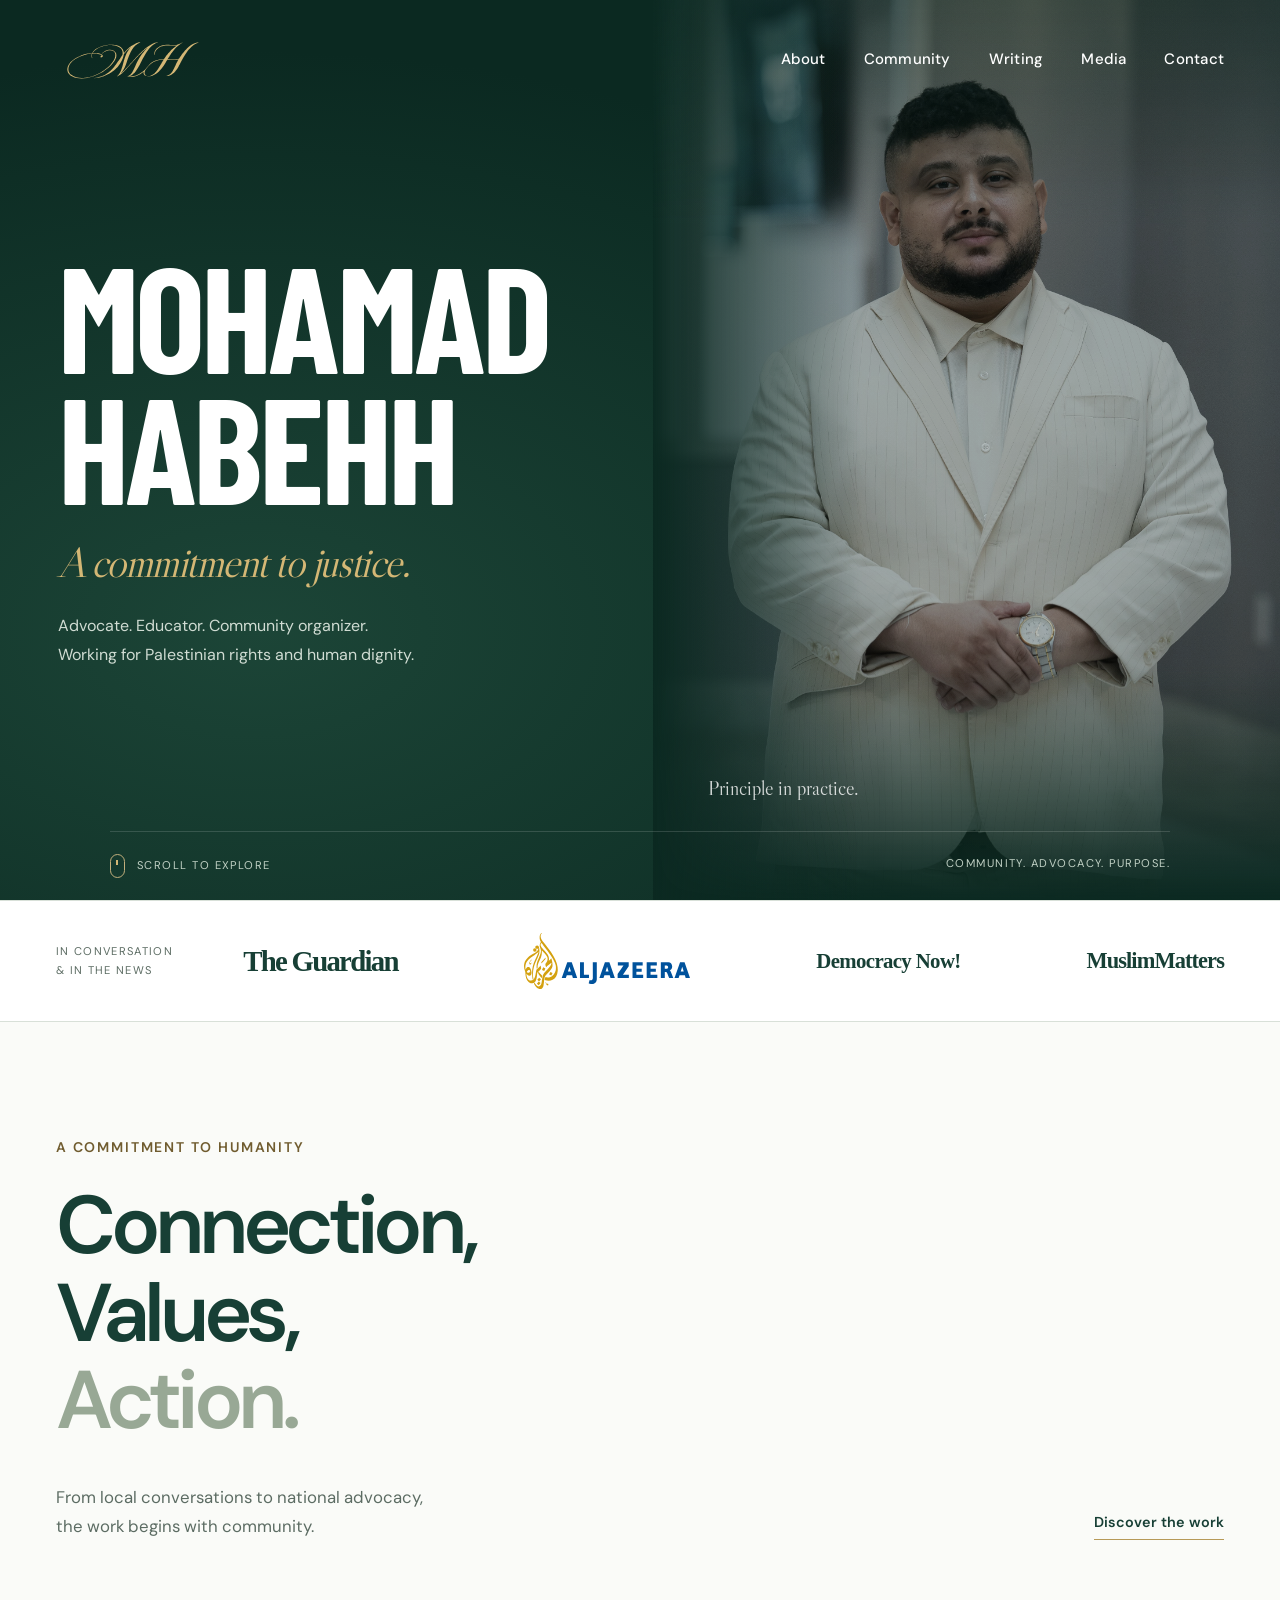
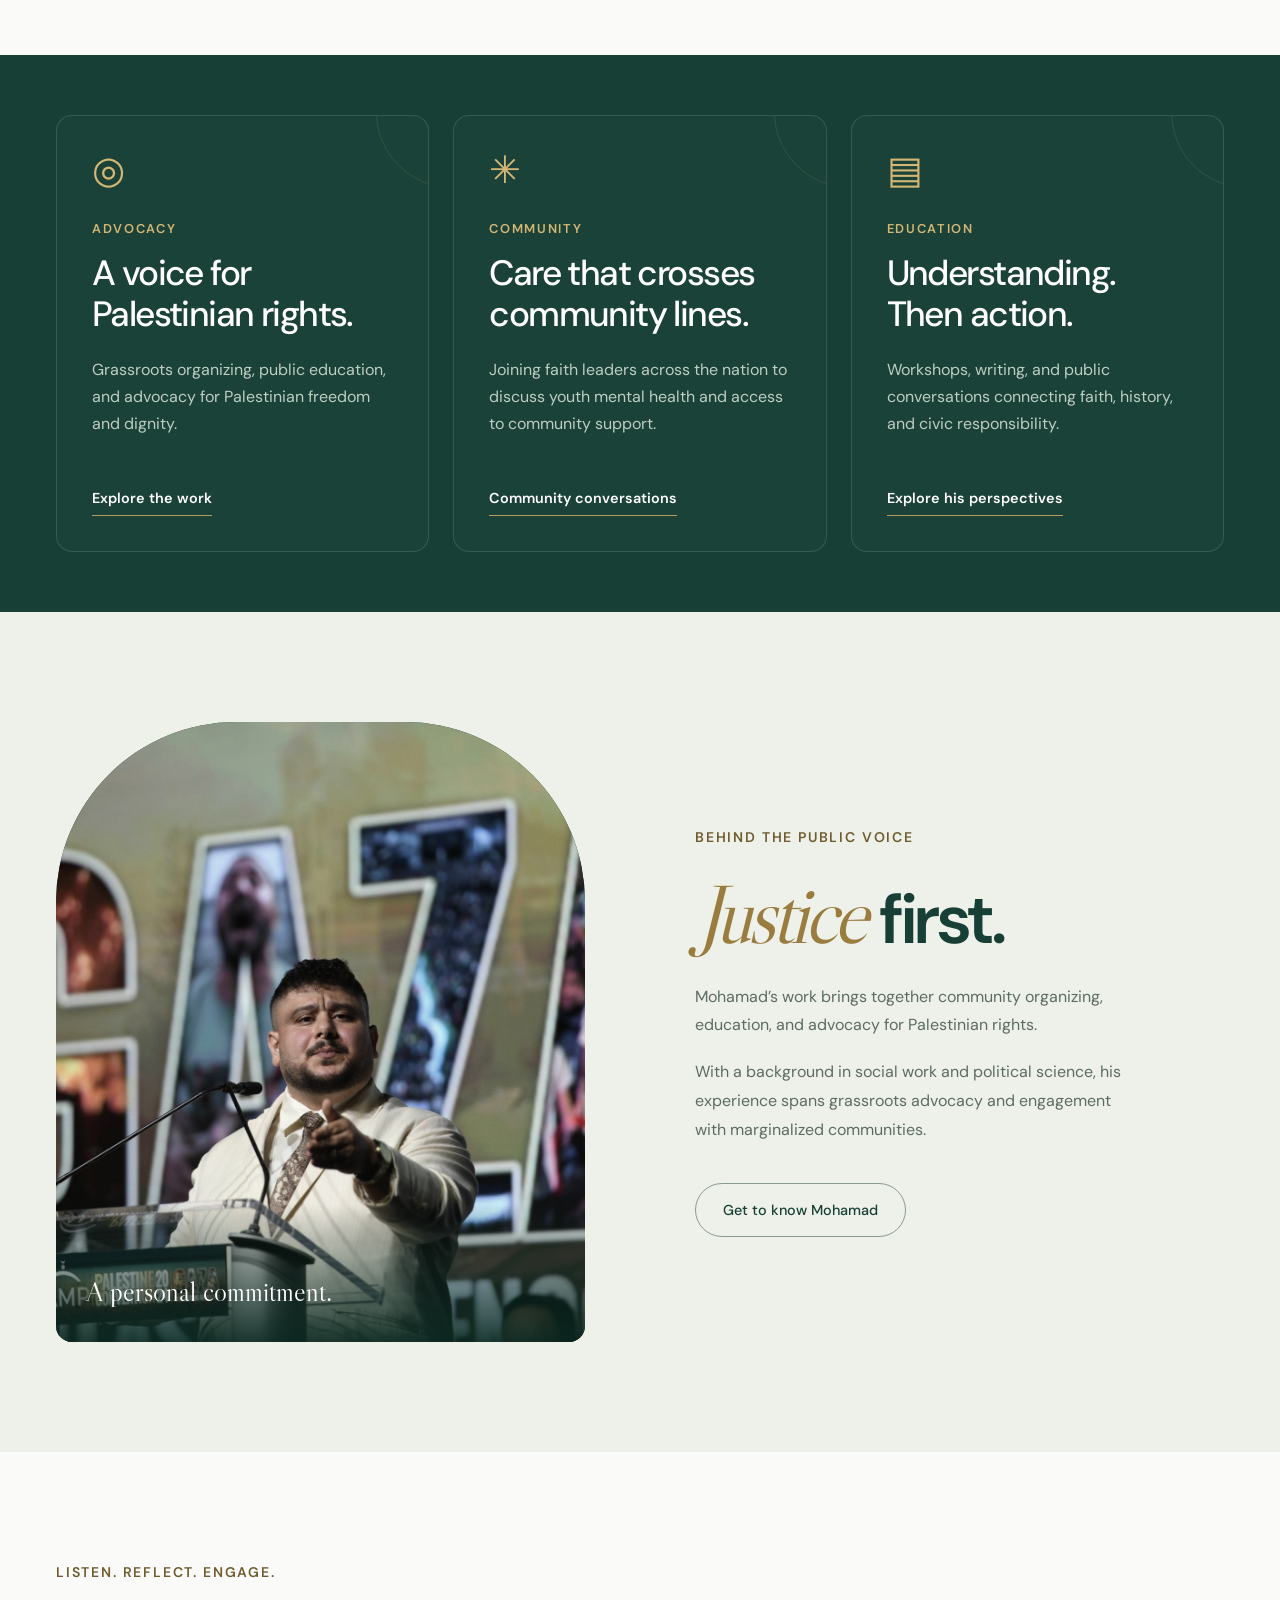
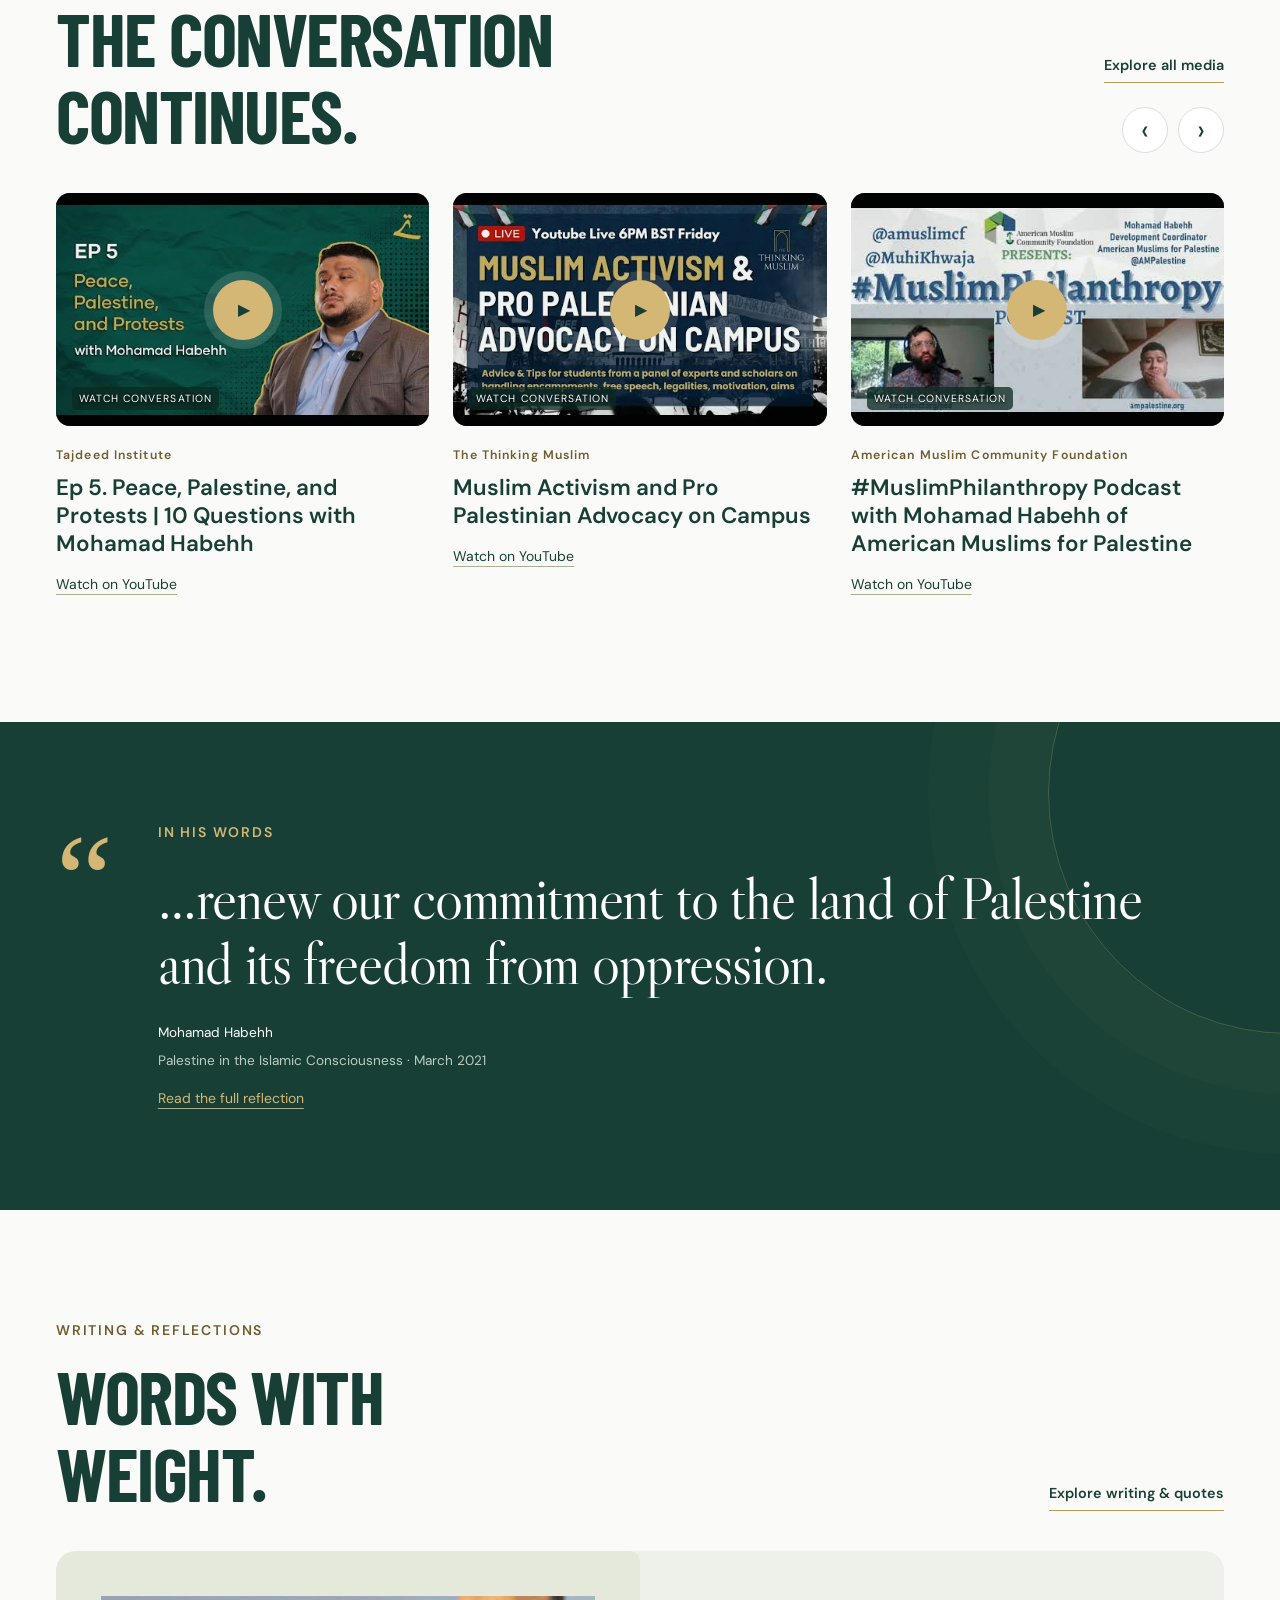
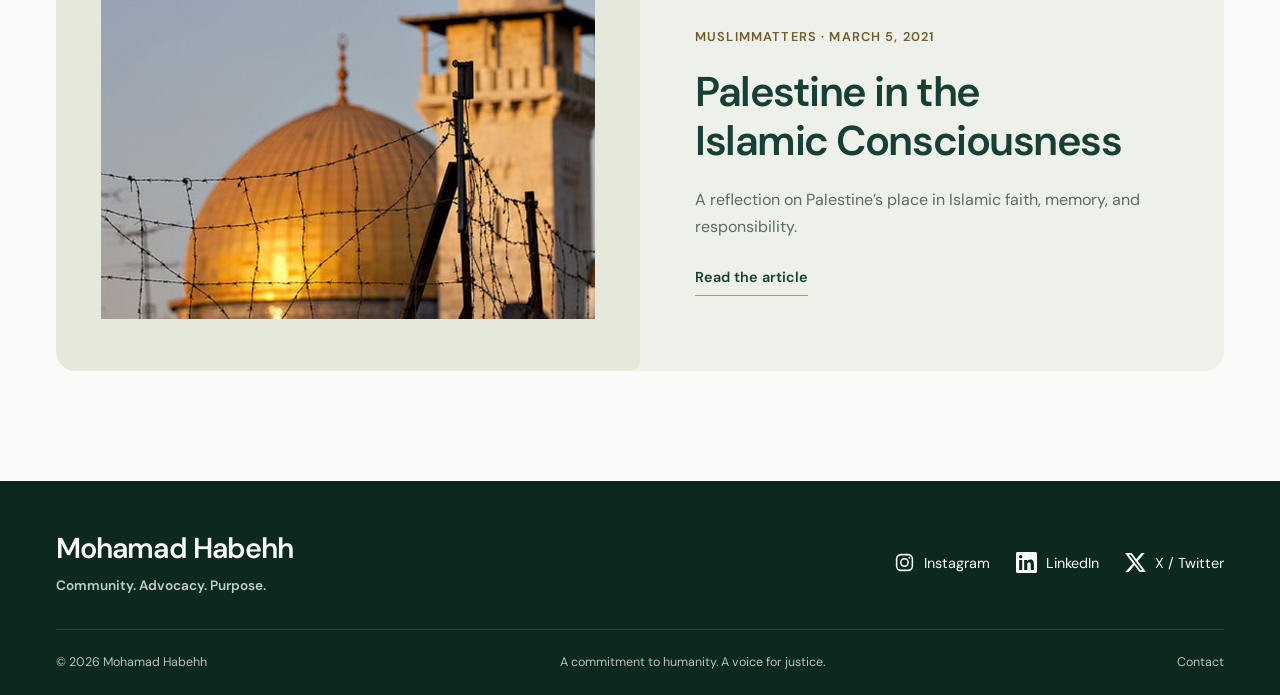
<file: index.html>
<html>

<head>
  <meta charset="utf-8">
  <meta name="viewport" content="width=device-width,initial-scale=1">
  <meta name="theme-color" content="#173f35">
  <title>Community, Advocacy &amp; Purpose | Mohamad Habehh</title>
  <meta name="description"
    content="Meet Mohamad Habehh. Explore his community work, Palestinian advocacy, writing, interviews, and public conversations.">
  <meta property="og:title"
    content="Community, Advocacy &amp; Purpose | Mohamad Habehh">
  <meta property="og:description"
    content="Meet Mohamad Habehh. Explore his community work, Palestinian advocacy, writing, interviews, and public conversations.">
  <meta property="og:type" content="website">
  <link rel="icon" href="assets/favicon.svg" type="image/svg+xml">
  <link rel="stylesheet" href="assets/style.css">
  <link rel="stylesheet" href="assets/elevated.css">
  <link rel="stylesheet" href="assets/refined.css">
  <script src="assets/app.js" defer></script>
</head>

<body class="home-page"><a class="skip" href="#main">Skip to content</a>
  <header>
    <div class="nav-wrap"><a class="brand" href="/"
        aria-label="Mohamad Habehh home"><img class="monogram"
          src="assets/mh-mark.svg" alt="" width="105" height="105"></a>
      <nav id="navigation" aria-label="Main navigation"><a
          href="About/">About</a><a href="Community/">Community</a><a
          href="Writing/">Writing</a><a href="Media/">Media</a><a
          href="Contact/">Contact</a></nav>
    </div>
  </header>
  <main id="main">
    <section class="hero">
      <div class="hero-backdrop" aria-hidden="true"><span></span></div>
      <div class="hero-copy">
        <h1><span class="hero-line">MOHAMAD</span><span
            class="hero-line">HABEHH</span></h1>
        <p class="hero-script">A commitment to justice.</p>
        <p class="hero-description">Advocate. Educator. Community organizer.<br>
          Working for Palestinian rights and human dignity.</p>
      </div>
<div class="hero-image">
    <img src="assets/index.png" alt="Mohamad Habehh" width="1893" height="2560" fetchpriority="high">
        <div class="image-caption"><span>MOHAMAD HABEHH</span><span>Principle in
            practice.</span></div>
      </div>
      <div class="hero-bottom"><a class="scroll-cue" href="#work"><span
            aria-hidden="true"></span> SCROLL TO EXPLORE</a><span>COMMUNITY.
          ADVOCACY. PURPOSE.</span></div>
    </section>
    <section class="recognition">
      <div class="wrap">
        <p>IN CONVERSATION<br>& IN THE NEWS</p>
        <div><a href="Media/" class="outlet guardian">The Guardian</a><a
            href="Media/" class="outlet aj-outlet"><img
              src="assets/al-jazeera.svg" alt="Al Jazeera" width="167"
              height="56"></a><a href="Media/"
            class="outlet democracy">Democracy Now!</a><a href="Writing/"
            class="outlet muslim">MuslimMatters</a></div>
      </div>
    </section>
    <section class="manifesto section wrap" id="work">
      <p class="eyebrow">A COMMITMENT TO HUMANITY</p>
      <h2>Connection, <br>Values,<br><span>Action.</span>
      </h2>
      <div class="manifesto-bottom">
        <p>From local conversations to national advocacy,<br class="desktop">
          the work begins with community.</p><a class="text-link"
          href="Community/">Discover the work</a>
      </div>
    </section>
    <section class="work-stage">
      <div class="wrap">
        <div class="work-grid">
          <article class="work-item"><span class="line-icon"
              aria-hidden="true">◎</span>
            <p class="eyebrow">ADVOCACY</p>
            <h3>A voice for<br>Palestinian rights.</h3>
            <p>Grassroots organizing, public education, and advocacy for
              Palestinian freedom and dignity.</p><a class="text-link"
              href="Community/#palestine">Explore the work</a>
          </article>
          <article class="work-item"><span class="line-icon"
              aria-hidden="true">✳&#xFE0E;</span>
            <p class="eyebrow">COMMUNITY</p>
            <h3>Care that crosses<br>community lines.</h3>
            <p>Joining faith leaders across the nation to discuss youth mental
              health and access to community support.</p><a class="text-link"
              href="Community/#community-care">Community conversations</a>
          </article>
          <article class="work-item"><span class="line-icon"
              aria-hidden="true">▤</span>
            <p class="eyebrow">EDUCATION</p>
            <h3>Understanding.<br>Then action.</h3>
            <p>Workshops, writing, and public conversations connecting faith,
              history, and civic responsibility.</p><a class="text-link"
              href="Writing/">Explore his perspectives</a>
          </article>
        </div>
      </div>
    </section>
    <section class="about-preview">
      <div class="wrap about-grid">
        <div class="about-visual"><img src="assets/mh3.JPG"
            alt="Portrait of Mohamad Habehh" width="1893" height="2560"
            loading="lazy"><span class="portrait-note">A personal
            commitment.</span></div>
        <div class="about-copy">
          <p class="eyebrow">BEHIND THE PUBLIC VOICE</p>
          <h2><em>Justice </em>first.</h2>
          <p>Mohamad’s work brings together community organizing, education, and
            advocacy for Palestinian rights.</p>
          <p>With a background in social work and political science, his
            experience spans grassroots advocacy and engagement with
            marginalized communities.</p><a href="About/"
            class="button outline">Get to know Mohamad</a>
        </div>
      </div>
    </section>
    <section class="section wrap conversations">
      <div class="section-heading">
        <div>
          <p class="eyebrow">LISTEN. REFLECT. ENGAGE.</p>
          <h2>THE CONVERSATION<br>CONTINUES.</h2>
        </div>
        <div class="carousel-actions"><a class="text-link"
            href="Media/">Explore all media</a>
          <div class="carousel-buttons"><button class="carousel-prev"
              aria-label="Previous conversations">‹</button><button
              class="carousel-next" aria-label="Next conversations">›</button>
          </div>
        </div>
      </div>
      <div class="video-grid home-carousel" tabindex="0" role="region"
        aria-label="Featured conversations">
        <article class="video-card" data-kind="conversations"><button
            class="video-launch" data-video="aL6CL_wFbZw"
            data-title="Ep 5. Peace, Palestine, and Protests | 10 Questions with Mohamad Habehh"
            aria-label="Play Ep 5. Peace, Palestine, and Protests | 10 Questions with Mohamad Habehh"><img
              src="assets/aL6CL_wFbZw.jpg" alt="" width="480" height="360"
              loading="lazy"><span class="play" aria-hidden="true">▶&#xFE0E;</span><span
              class="watch-label">WATCH CONVERSATION</span></button>
          <p class="meta">Tajdeed Institute</p>
          <h3><button class="title-play" data-video="aL6CL_wFbZw"
              data-title="Ep 5. Peace, Palestine, and Protests | 10 Questions with Mohamad Habehh">Ep
              5. Peace, Palestine, and Protests | 10 Questions with Mohamad
              Habehh</button></h3><a class="quiet-link"
            href="https://www.youtube.com/watch?v=aL6CL_wFbZw" target="_blank"
            rel="noopener noreferrer">Watch on YouTube<span class="sr-only">
              (opens in a new tab)</span></a>
        </article>
        <article class="video-card" data-kind="conversations"><button
            class="video-launch" data-video="CjLYRsaBvOY"
            data-title="Muslim Activism and Pro Palestinian Advocacy on Campus"
            aria-label="Play Muslim Activism and Pro Palestinian Advocacy on Campus"><img
              src="assets/CjLYRsaBvOY.jpg" alt="" width="480" height="360"
              loading="lazy"><span class="play" aria-hidden="true">▶&#xFE0E;</span><span
              class="watch-label">WATCH CONVERSATION</span></button>
          <p class="meta">The Thinking Muslim</p>
          <h3><button class="title-play" data-video="CjLYRsaBvOY"
              data-title="Muslim Activism and Pro Palestinian Advocacy on Campus">Muslim
              Activism and Pro Palestinian Advocacy on Campus</button></h3><a
            class="quiet-link"
            href="https://www.youtube.com/watch?v=CjLYRsaBvOY" target="_blank"
            rel="noopener noreferrer">Watch on YouTube<span class="sr-only">
              (opens in a new tab)</span></a>
        </article>
        <article class="video-card" data-kind="conversations"><button
            class="video-launch" data-video="JSdl_0kv3TY"
            data-title="#MuslimPhilanthropy Podcast with Mohamad Habehh of American Muslims for Palestine"
            aria-label="Play #MuslimPhilanthropy Podcast with Mohamad Habehh of American Muslims for Palestine"><img
              src="assets/JSdl_0kv3TY.jpg" alt="" width="480" height="360"
              loading="lazy"><span class="play" aria-hidden="true">▶&#xFE0E;</span><span
              class="watch-label">WATCH CONVERSATION</span></button>
          <p class="meta">American Muslim Community Foundation</p>
          <h3><button class="title-play" data-video="JSdl_0kv3TY"
              data-title="#MuslimPhilanthropy Podcast with Mohamad Habehh of American Muslims for Palestine">#MuslimPhilanthropy
              Podcast with Mohamad Habehh of American Muslims for
              Palestine</button></h3><a class="quiet-link"
            href="https://www.youtube.com/watch?v=JSdl_0kv3TY" target="_blank"
            rel="noopener noreferrer">Watch on YouTube<span class="sr-only">
              (opens in a new tab)</span></a>
        </article>
        <article class="video-card" data-kind="conversations"><button
            class="video-launch" data-video="mLkWG8KjC-0"
            data-title="What&#x27;s Going on in Gaza (w/ Mohamad Habehh)"
            aria-label="Play What&#x27;s Going on in Gaza (w/ Mohamad Habehh)"><img
              src="assets/mLkWG8KjC-0.jpg" alt="" width="480" height="360"
              loading="lazy"><span class="play" aria-hidden="true">▶&#xFE0E;</span><span
              class="watch-label">WATCH CONVERSATION</span></button>
          <p class="meta">Matt Binder</p>
          <h3><button class="title-play" data-video="mLkWG8KjC-0"
              data-title="What&#x27;s Going on in Gaza (w/ Mohamad Habehh)">What&#x27;s
              Going on in Gaza (w/ Mohamad Habehh)</button></h3><a
            class="quiet-link"
            href="https://www.youtube.com/watch?v=mLkWG8KjC-0" target="_blank"
            rel="noopener noreferrer">Watch on YouTube<span class="sr-only">
              (opens in a new tab)</span></a>
        </article>
        <article class="video-card" data-kind="conversations"><button
            class="video-launch" data-video="mvp-QCMwz1k"
            data-title="E86: College Campus Protests &amp; The American Muslim Strategy w. Mohamad Habehh"
            aria-label="Play E86: College Campus Protests &amp; The American Muslim Strategy w. Mohamad Habehh"><img
              src="assets/mvp-QCMwz1k.jpg" alt="" width="480" height="360"
              loading="lazy"><span class="play" aria-hidden="true">▶&#xFE0E;</span><span
              class="watch-label">WATCH CONVERSATION</span></button>
          <p class="meta">Ansari</p>
          <h3><button class="title-play" data-video="mvp-QCMwz1k"
              data-title="E86: College Campus Protests &amp; The American Muslim Strategy w. Mohamad Habehh">E86:
              College Campus Protests &amp; The American Muslim Strategy w.
              Mohamad Habehh</button></h3><a class="quiet-link"
            href="https://www.youtube.com/watch?v=mvp-QCMwz1k" target="_blank"
            rel="noopener noreferrer">Watch on YouTube<span class="sr-only">
              (opens in a new tab)</span></a>
        </article>
      </div>
      <p class="swipe-hint">Swipe to explore the conversations.</p>
    </section>
    <section class="quote-section">
      <div class="wrap quote-inner"><span class="quote-mark"
          aria-hidden="true">“</span>
        <div>
          <p class="eyebrow">IN HIS WORDS</p>
          <blockquote>…renew our commitment to the land of Palestine<br
              class="desktop"> and its freedom from oppression.</blockquote>
          <p class="quote-by">Mohamad Habehh <span>Palestine in the Islamic
              Consciousness · March 2021</span></p><a class="quiet-link"
            href="https://muslimmatters.org/2021/03/05/palestine-in-the-islamic-consciousness/"
            target="_blank" rel="noopener noreferrer">Read the full
            reflection<span class="sr-only"> (opens in a new tab)</span></a>
        </div>
      </div>
    </section>
    <section class="section wrap">
      <div class="section-heading">
        <div>
          <p class="eyebrow">WRITING & REFLECTIONS</p>
          <h2>WORDS WITH<br>WEIGHT.</h2>
        </div><a href="Writing/" class="text-link">Explore writing &
          quotes</a>
      </div>
      <article class="featured-article">
        <div class="article-art" aria-hidden="true"> <img src="assets/AABW.jpeg"></div>
        <div class="article-copy">
          <p class="meta">MUSLIMMATTERS · MARCH 5, 2021</p>
          <h3>Palestine in the<br>Islamic Consciousness</h3>
          <p>A reflection on Palestine’s place in Islamic faith, memory, and
            responsibility.</p><a class="text-link"
            href="https://muslimmatters.org/2021/03/05/palestine-in-the-islamic-consciousness/"
            target="_blank" rel="noopener noreferrer">Read the article<span
              class="sr-only"> (opens in a new tab)</span></a>
        </div>
      </article>
    </section>
    <dialog id="video-dialog">
      <div class="dialog-bar"><span id="video-title">Watch
          conversation</span><button id="close-video"
          aria-label="Close video">Close ✕</button></div>
      <div id="video-frame"></div>
      <p class="video-help">Video unavailable? <a id="video-external"
          href="https://youtube.com" target="_blank"
          rel="noopener noreferrer">Open on YouTube</a></p>
    </dialog>

  </main>
  <footer>
    <div class="wrap footer-top"><a class="footer-name"
        href="/">Mohamad Habehh<span>Community. Advocacy.
          Purpose.</span></a>
      <div class="footer-links"><a class=""
          href="https://www.instagram.com/habehh/" target="_blank"
          rel="noopener noreferrer"><svg class="social-icon" xmlns="http://www.w3.org/2000/svg" viewBox="0 0 24 24" width="21" height="21" fill="none" stroke="currentColor" stroke-width="1.8" aria-hidden="true" focusable="false"><rect x="3" y="3" width="18" height="18" rx="5"/><circle cx="12" cy="12" r="4.2"/><circle cx="17.5" cy="6.5" r="1.1" fill="currentColor" stroke="none"/></svg>Instagram<span class="sr-only"> (opens in a
            new tab)</span></a><a class=""
          href="https://www.linkedin.com/in/mohamad-habehh-74424913b/"
          target="_blank" rel="noopener noreferrer"><svg class="social-icon" xmlns="http://www.w3.org/2000/svg" viewBox="0 0 24 24" width="21" height="21" fill="currentColor" aria-hidden="true" focusable="false"><path d="M20.447 20.452h-3.554v-5.569c0-1.328-.027-3.037-1.852-3.037-1.853 0-2.136 1.445-2.136 2.939v5.667H9.35V9h3.414v1.561h.049c.476-.9 1.637-1.85 3.37-1.85 3.601 0 4.267 2.37 4.267 5.455v6.286zM5.337 7.433a2.062 2.062 0 1 1 0-4.124 2.062 2.062 0 0 1 0 4.124zM7.119 20.452H3.555V9h3.564v11.452zM22.225 0H1.771C.792 0 0 .774 0 1.729v20.542C0 23.227.792 24 1.771 24h20.451C23.2 24 24 23.227 24 22.271V1.729C24 .774 23.2 0 22.222 0z"/></svg>LinkedIn<span
            class="sr-only"> (opens in a new tab)</span></a><a class=""
          href="https://x.com/mhabehh" target="_blank"
          rel="noopener noreferrer"><svg class="social-icon" xmlns="http://www.w3.org/2000/svg" viewBox="0 0 24 24" width="21" height="21" fill="currentColor" aria-hidden="true" focusable="false"><path d="M18.901 1.153h3.68l-8.04 9.19L24 22.846h-7.406l-5.8-7.584-6.64 7.584H.47l8.6-9.835L0 1.154h7.594l5.243 6.932zm-1.29 19.49h2.039L6.487 3.24H4.3z"/></svg>X / Twitter<span class="sr-only"> (opens in
            a new tab)</span></a></div>
    </div>
    <div class="wrap footer-bottom"><span>© 2026 Mohamad Habehh</span><span>A
        commitment to humanity. A voice for justice.</span><a
        href="Contact/">Contact</a></div>
  </footer>
</body>

</html>
</file>
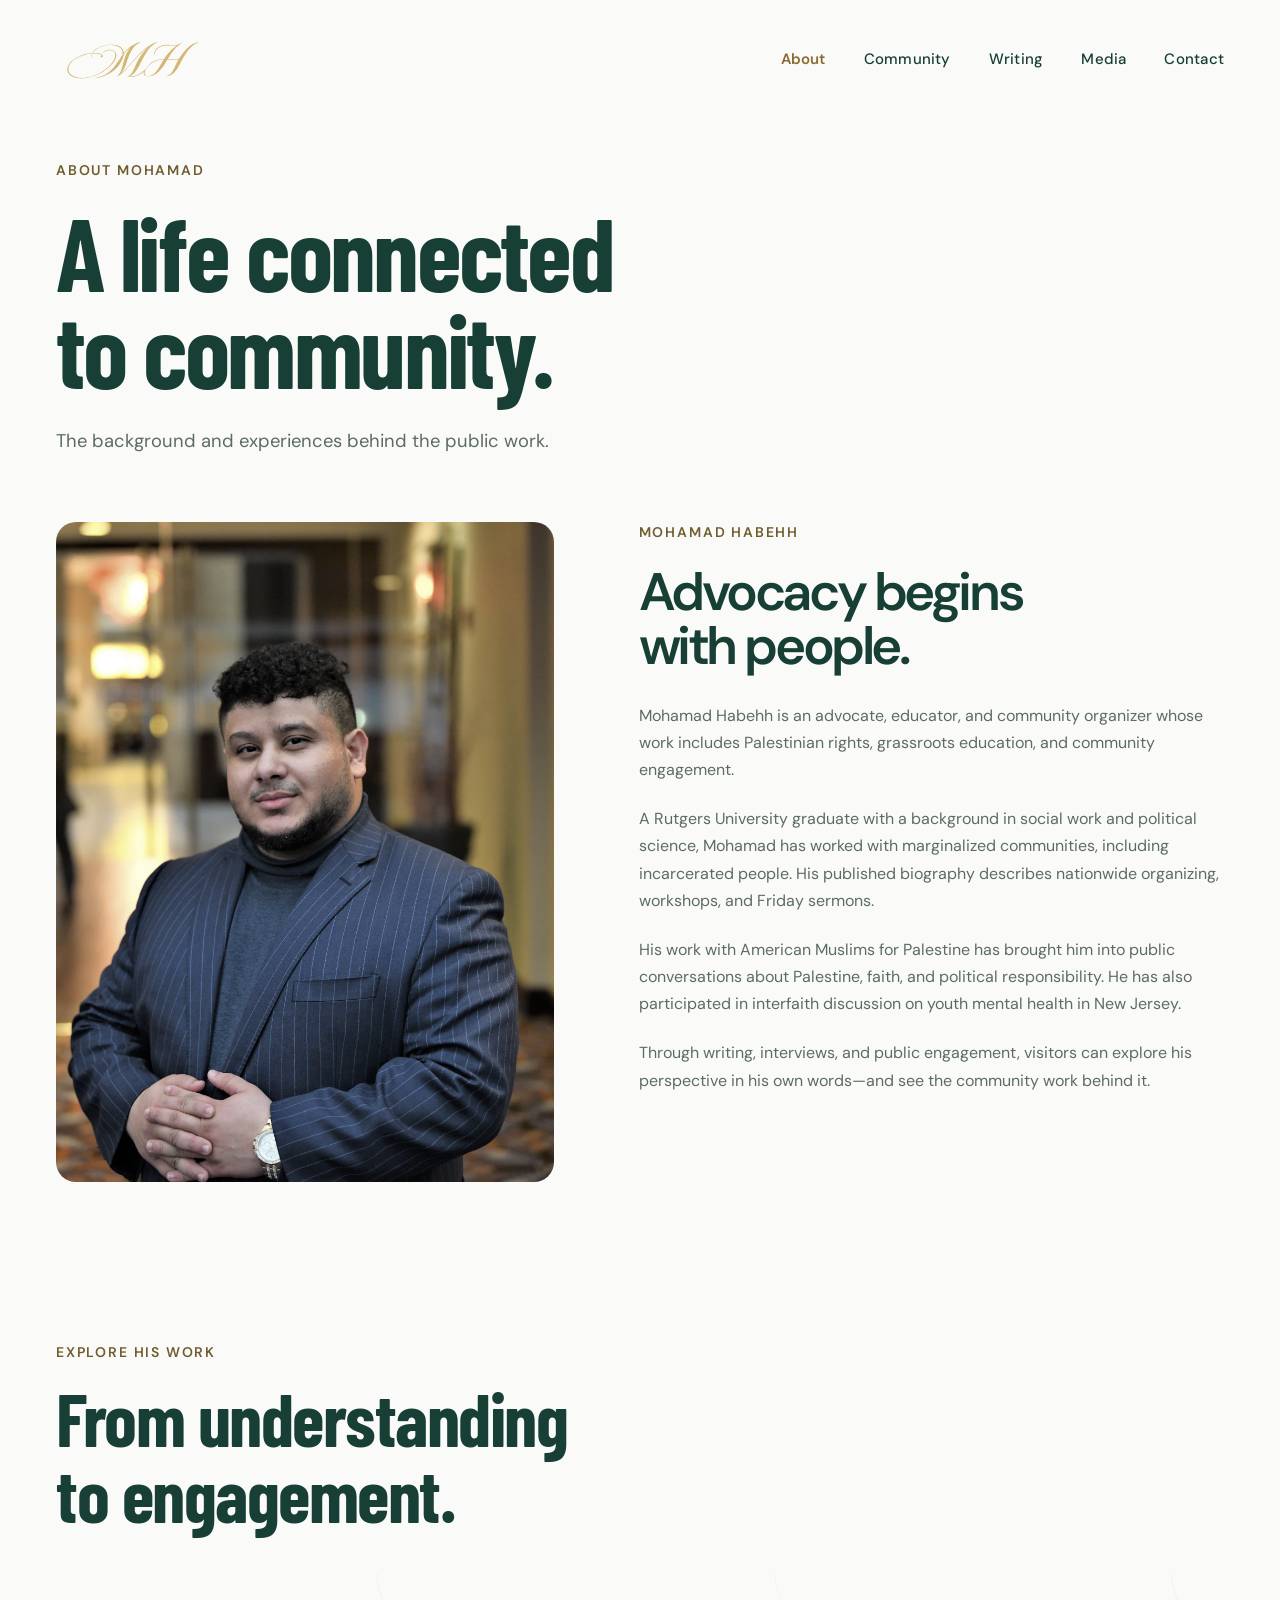
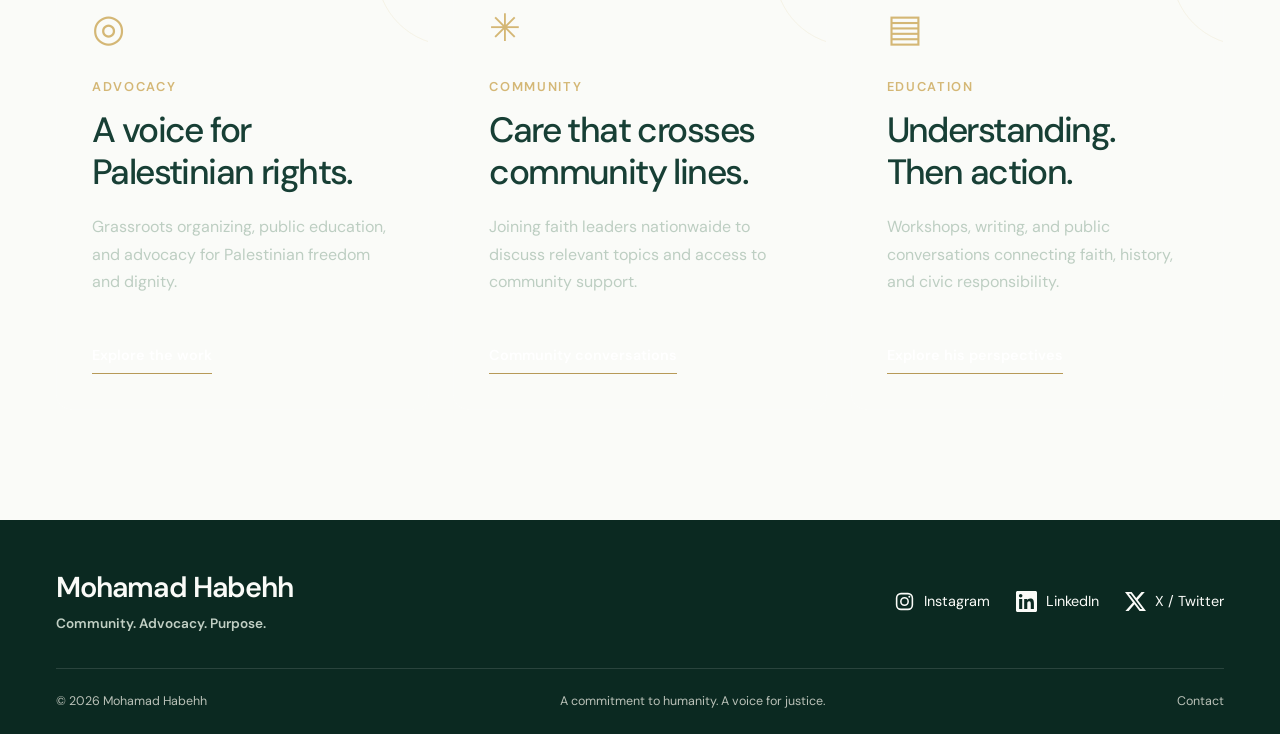
<file: About/index.html>
<html>

<head>
  <meta charset="utf-8">
  <meta name="viewport" content="width=device-width,initial-scale=1">
  <meta name="theme-color" content="#173f35">
  <title>About Mohamad | Mohamad Habehh</title>
  <meta name="description"
    content="Learn about Mohamad Habehh’s background in community organizing, education, and Palestinian advocacy.">
  <meta property="og:title" content="About Mohamad | Mohamad Habehh">
  <meta property="og:description"
    content="Learn about Mohamad Habehh’s background in community organizing, education, and Palestinian advocacy.">
  <meta property="og:type" content="website">
  <link rel="icon" href="../assets/favicon.svg" type="image/svg+xml">
  <link rel="stylesheet" href="../assets/style.css">
  <link rel="stylesheet" href="../assets/elevated.css">
  <link rel="stylesheet" href="../assets/refined.css">
  <script src="../assets/app.js" defer></script>
</head>

<body class="inner-page"><a class="skip" href="#main">Skip to content</a>
  <header>
    <div class="nav-wrap"><a class="brand" href="/"
        aria-label="Mohamad Habehh home"><img class="monogram"
          src="../assets/mh-mark.svg" alt="" width="56" height="56"></a>
      <nav id="navigation" aria-label="Main navigation"><a href="../About/"
          aria-current="page">About</a><a href="../Community/">Community</a><a
          href="../Writing/">Writing</a><a href="../Media/">Media</a><a
          href="../Contact/">Contact</a></nav>
    </div>
  </header>
  <main id="main">
    <section class="page-intro wrap">
      <p class="eyebrow">ABOUT MOHAMAD</p>
      <h1>A life connected<br>to community.</h1>
      <p class="lead">The background and experiences behind the public work.</p>
    </section>
    <section class="wrap bio-grid">
      <div class="bio-photo"><img src="../assets/mohamad.jpg" alt="Mohamad Habehh"
          width="1893" height="2560">
      </div>
      <div class="prose">
        <p class="eyebrow">MOHAMAD HABEHH</p>
        <h2>Advocacy begins<br>with people.</h2>
        <p>Mohamad Habehh is an advocate, educator, and community organizer
          whose work includes Palestinian rights, grassroots education, and
          community engagement.</p>
        <p>A Rutgers University graduate with a background in social work and
          political science, Mohamad has worked with marginalized communities,
          including incarcerated people. His published biography describes
          nationwide organizing, workshops, and Friday sermons.</p>
        <p>His work with American Muslims for Palestine has brought him into
          public conversations about Palestine, faith, and political
          responsibility. He has also participated in interfaith discussion on
          youth mental health in New Jersey.</p>
        <p>Through writing, interviews, and public engagement, visitors can
          explore his perspective in his own words—and see the community work
          behind it.</p>
      </div>
    </section>
    <section class="section wrap">
      <div class="section-heading">
        <div>
          <p class="eyebrow">EXPLORE HIS WORK</p>
          <h2>From understanding<br>to engagement.</h2>
        </div>
      </div>
      <div class="work-grid">
        <article class="work-item"><span class="line-icon"
            aria-hidden="true">◎</span>
          <p class="eyebrow">ADVOCACY</p>
          <h3>A voice for<br>Palestinian rights.</h3>
          <p>Grassroots organizing, public education, and advocacy for
            Palestinian freedom and dignity.</p><a class="text-link"
            href="../Community/#palestine">Explore the work</a>
        </article>
        <article class="work-item"><span class="line-icon"
            aria-hidden="true">✳&#xFE0E;</span>
          <p class="eyebrow">COMMUNITY</p>
          <h3>Care that crosses<br>community lines.</h3>
          <p>Joining faith leaders nationwaide to discuss relevant topics
            and access to community support.</p><a class="text-link"
            href="../Community/#community-care">Community conversations</a>
        </article>
        <article class="work-item"><span class="line-icon"
            aria-hidden="true">▤</span>
          <p class="eyebrow">EDUCATION</p>
          <h3>Understanding.<br>Then action.</h3>
          <p>Workshops, writing, and public conversations connecting faith,
            history, and civic responsibility.</p><a class="text-link"
            href="../Writing/">Explore his perspectives</a>
        </article>
      </div>
    </section>
    
  </main>
  <footer>
    <div class="wrap footer-top"><a class="footer-name"
        href="/">Mohamad Habehh<span>Community. Advocacy.
          Purpose.</span></a>
      <div class="footer-links"><a class=""
          href="https://www.instagram.com/habehh/" target="_blank"
          rel="noopener noreferrer"><svg class="social-icon" xmlns="http://www.w3.org/2000/svg" viewBox="0 0 24 24" width="21" height="21" fill="none" stroke="currentColor" stroke-width="1.8" aria-hidden="true" focusable="false"><rect x="3" y="3" width="18" height="18" rx="5"/><circle cx="12" cy="12" r="4.2"/><circle cx="17.5" cy="6.5" r="1.1" fill="currentColor" stroke="none"/></svg>Instagram<span class="sr-only"> (opens in a
            new tab)</span></a><a class=""
          href="https://www.linkedin.com/in/mohamad-habehh-74424913b/"
          target="_blank" rel="noopener noreferrer"><svg class="social-icon" xmlns="http://www.w3.org/2000/svg" viewBox="0 0 24 24" width="21" height="21" fill="currentColor" aria-hidden="true" focusable="false"><path d="M20.447 20.452h-3.554v-5.569c0-1.328-.027-3.037-1.852-3.037-1.853 0-2.136 1.445-2.136 2.939v5.667H9.35V9h3.414v1.561h.049c.476-.9 1.637-1.85 3.37-1.85 3.601 0 4.267 2.37 4.267 5.455v6.286zM5.337 7.433a2.062 2.062 0 1 1 0-4.124 2.062 2.062 0 0 1 0 4.124zM7.119 20.452H3.555V9h3.564v11.452zM22.225 0H1.771C.792 0 0 .774 0 1.729v20.542C0 23.227.792 24 1.771 24h20.451C23.2 24 24 23.227 24 22.271V1.729C24 .774 23.2 0 22.222 0z"/></svg>LinkedIn<span
            class="sr-only"> (opens in a new tab)</span></a><a class=""
          href="https://x.com/mhabehh" target="_blank"
          rel="noopener noreferrer"><svg class="social-icon" xmlns="http://www.w3.org/2000/svg" viewBox="0 0 24 24" width="21" height="21" fill="currentColor" aria-hidden="true" focusable="false"><path d="M18.901 1.153h3.68l-8.04 9.19L24 22.846h-7.406l-5.8-7.584-6.64 7.584H.47l8.6-9.835L0 1.154h7.594l5.243 6.932zm-1.29 19.49h2.039L6.487 3.24H4.3z"/></svg>X / Twitter<span class="sr-only"> (opens in
            a new tab)</span></a></div>
    </div>
    <div class="wrap footer-bottom"><span>© 2026 Mohamad Habehh</span><span>A
        commitment to humanity. A voice for justice.</span><a
        href="../Contact/">Contact</a></div>
  </footer>
</body>

</html>
</file>
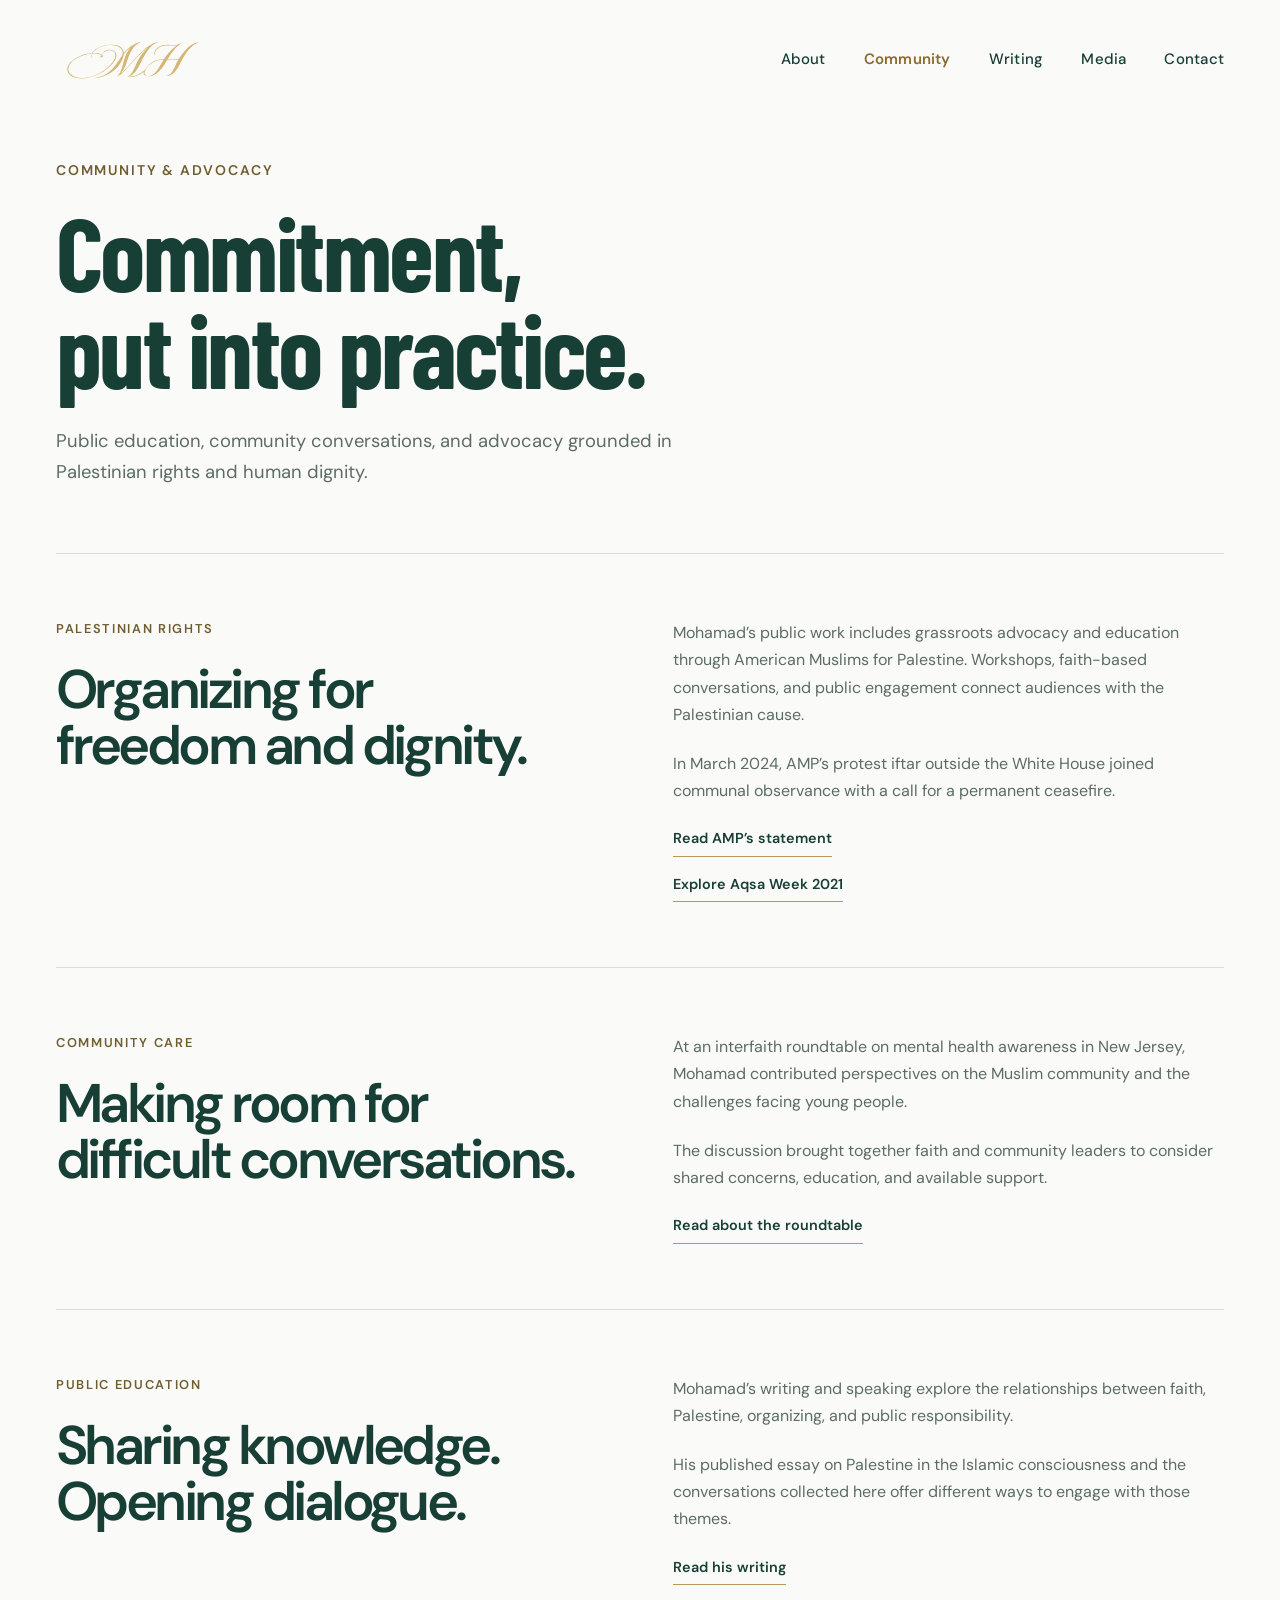
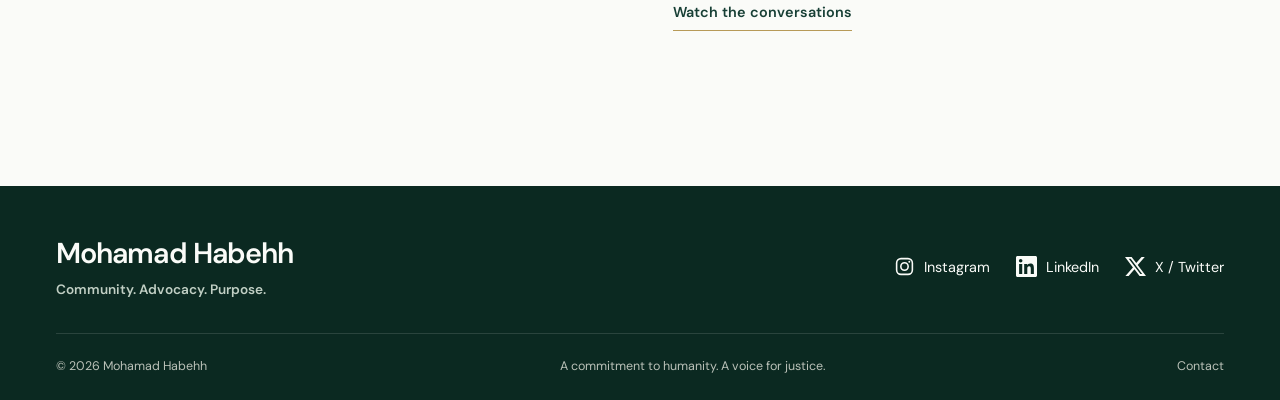
<file: Community/index.html>
<html>

<head>
  <meta charset="utf-8">
  <meta name="viewport" content="width=device-width,initial-scale=1">
  <meta name="theme-color" content="#173f35">
  <title>Community &amp; Advocacy | Mohamad Habehh</title>
  <meta name="description"
    content="Explore documented examples of Mohamad Habehh’s advocacy, public education, and community engagement.">
  <meta property="og:title" content="Community &amp; Advocacy | Mohamad Habehh">
  <meta property="og:description"
    content="Explore documented examples of Mohamad Habehh’s advocacy, public education, and community engagement.">
  <meta property="og:type" content="website">
  <link rel="icon" href="../assets/favicon.svg" type="image/svg+xml">
  <link rel="stylesheet" href="../assets/style.css">
  <link rel="stylesheet" href="../assets/elevated.css">
  <link rel="stylesheet" href="../assets/refined.css">
  <script src="../assets/app.js" defer></script>
</head>

<body class="inner-page"><a class="skip" href="#main">Skip to content</a>
  <header>
    <div class="nav-wrap"><a class="brand" href="/"
        aria-label="Mohamad Habehh home"><img class="monogram"
          src="../assets/mh-mark.svg" alt="" width="56" height="56"></a>
      <nav id="navigation" aria-label="Main navigation"><a
          href="../About/">About</a><a href="../Community/"
          aria-current="page">Community</a><a href="../Writing/">Writing</a><a
          href="../Media/">Media</a><a href="../Contact/">Contact</a></nav>
    </div>
  </header>
  <main id="main">
    <section class="page-intro wrap">
      <p class="eyebrow">COMMUNITY & ADVOCACY</p>
      <h1>Commitment,<br>put into practice.</h1>
      <p class="lead">Public education, community conversations, and advocacy
        grounded in Palestinian rights and human dignity.</p>
    </section>
    <section class="wrap work-stories">
      <article id="palestine" class="work-story">
        <div>
          <p class="eyebrow">PALESTINIAN RIGHTS</p>
          <h2>Organizing for<br>freedom and dignity.</h2>
        </div>
        <div class="prose">
          <p>Mohamad’s public work includes grassroots advocacy and education
            through American Muslims for Palestine. Workshops, faith-based
            conversations, and public engagement connect audiences with the
            Palestinian cause.</p>
          <p>In March 2024, AMP’s protest iftar outside the White House joined
            communal observance with a call for a permanent ceasefire.</p><a
            class="text-link"
            href="https://www.ampalestine.org/media/media-room/press-releases/amp-protest-iftaar-staged-front-white-house-calls-permanent"
            target="_blank" rel="noopener noreferrer">Read AMP’s statement<span
              class="sr-only"> (opens in a new tab)</span></a><a
            class="text-link"
            href="https://www.ampalestine.org/organize/campaigns/aqsa-week-2021"
            target="_blank" rel="noopener noreferrer">Explore Aqsa Week
            2021<span class="sr-only"> (opens in a new tab)</span></a>
        </div>
      </article>
      <article id="community-care" class="work-story">
        <div>
          <p class="eyebrow">COMMUNITY CARE</p>
          <h2>Making room for<br>difficult conversations.</h2>
        </div>
        <div class="prose">
          <p>At an interfaith roundtable on mental health awareness in New
            Jersey, Mohamad contributed perspectives on the Muslim community and
            the challenges facing young people.</p>
          <p>The discussion brought together faith and community leaders to
            consider shared concerns, education, and available support.</p><a
            class="text-link"
            href="https://muslimmatters.org/2020/07/28/mohamad-habehh-and-other-faith-leaders-united-for-mental-health/"
            target="_blank" rel="noopener noreferrer">Read about the
            roundtable<span class="sr-only"> (opens in a new tab)</span></a>
        </div>
      </article>
      <article class="work-story">
        <div>
          <p class="eyebrow">PUBLIC EDUCATION</p>
          <h2>Sharing knowledge.<br>Opening dialogue.</h2>
        </div>
        <div class="prose">
          <p>Mohamad’s writing and speaking explore the relationships between
            faith, Palestine, organizing, and public responsibility.</p>
          <p>His published essay on Palestine in the Islamic consciousness and
            the conversations collected here offer different ways to engage with
            those themes.</p><a class="text-link" href="../Writing/">Read his
            writing</a><a class="text-link" href="../Media/">Watch the
            conversations</a>
        </div>
      </article>
    </section>

  </main>
  <footer>
    <div class="wrap footer-top"><a class="footer-name"
        href="/">Mohamad Habehh<span>Community. Advocacy.
          Purpose.</span></a>
      <div class="footer-links"><a class=""
          href="https://www.instagram.com/habehh/" target="_blank"
          rel="noopener noreferrer"><svg class="social-icon" xmlns="http://www.w3.org/2000/svg" viewBox="0 0 24 24" width="21" height="21" fill="none" stroke="currentColor" stroke-width="1.8" aria-hidden="true" focusable="false"><rect x="3" y="3" width="18" height="18" rx="5"/><circle cx="12" cy="12" r="4.2"/><circle cx="17.5" cy="6.5" r="1.1" fill="currentColor" stroke="none"/></svg>Instagram<span class="sr-only"> (opens in a
            new tab)</span></a><a class=""
          href="https://www.linkedin.com/in/mohamad-habehh-74424913b/"
          target="_blank" rel="noopener noreferrer"><svg class="social-icon" xmlns="http://www.w3.org/2000/svg" viewBox="0 0 24 24" width="21" height="21" fill="currentColor" aria-hidden="true" focusable="false"><path d="M20.447 20.452h-3.554v-5.569c0-1.328-.027-3.037-1.852-3.037-1.853 0-2.136 1.445-2.136 2.939v5.667H9.35V9h3.414v1.561h.049c.476-.9 1.637-1.85 3.37-1.85 3.601 0 4.267 2.37 4.267 5.455v6.286zM5.337 7.433a2.062 2.062 0 1 1 0-4.124 2.062 2.062 0 0 1 0 4.124zM7.119 20.452H3.555V9h3.564v11.452zM22.225 0H1.771C.792 0 0 .774 0 1.729v20.542C0 23.227.792 24 1.771 24h20.451C23.2 24 24 23.227 24 22.271V1.729C24 .774 23.2 0 22.222 0z"/></svg>LinkedIn<span
            class="sr-only"> (opens in a new tab)</span></a><a class=""
          href="https://x.com/mhabehh" target="_blank"
          rel="noopener noreferrer"><svg class="social-icon" xmlns="http://www.w3.org/2000/svg" viewBox="0 0 24 24" width="21" height="21" fill="currentColor" aria-hidden="true" focusable="false"><path d="M18.901 1.153h3.68l-8.04 9.19L24 22.846h-7.406l-5.8-7.584-6.64 7.584H.47l8.6-9.835L0 1.154h7.594l5.243 6.932zm-1.29 19.49h2.039L6.487 3.24H4.3z"/></svg>X / Twitter<span class="sr-only"> (opens in
            a new tab)</span></a></div>
    </div>
    <div class="wrap footer-bottom"><span>© 2026 Mohamad Habehh</span><span>A
        commitment to humanity. A voice for justice.</span><a
        href="../Contact/">Contact</a></div>
  </footer>
</body>

</html>
</file>
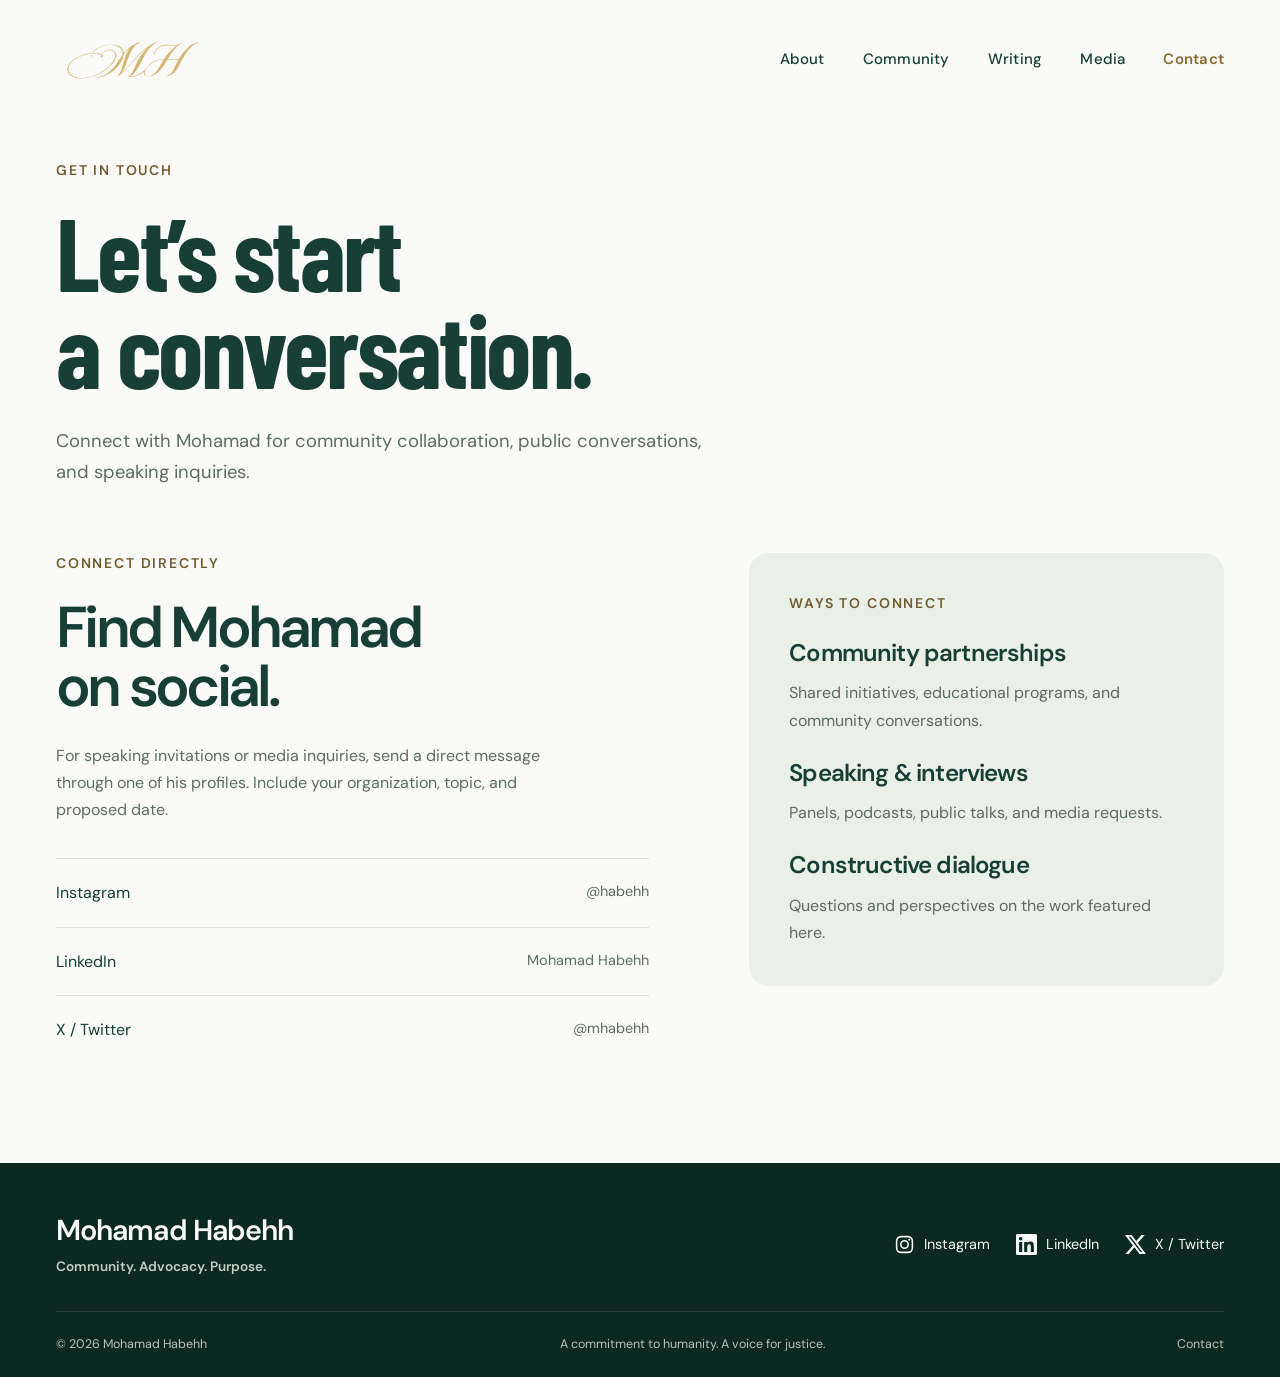
<file: Contact/index.html>
<html>

<head>
  <meta charset="utf-8">
  <meta name="viewport" content="width=device-width,initial-scale=1">
  <meta name="theme-color" content="#173f35">
  <title>Contact | Mohamad Habehh</title>
  <meta name="description"
    content="Connect with Mohamad Habehh for community partnerships, speaking invitations, and media inquiries.">
  <meta property="og:title" content="Contact | Mohamad Habehh">
  <meta property="og:description"
    content="Connect with Mohamad Habehh for community partnerships, speaking invitations, and media inquiries.">
  <meta property="og:type" content="website">
  <link rel="icon" href="../assets/favicon.svg" type="image/svg+xml">
  <link rel="stylesheet" href="../assets/style.css">
  <link rel="stylesheet" href="../assets/elevated.css">
  <link rel="stylesheet" href="../assets/refined.css">
  <script src="../assets/app.js" defer></script>
</head>

<body class="inner-page"><a class="skip" href="#main">Skip to content</a>
  <header>
    <div class="nav-wrap"><a class="brand" href="/"
        aria-label="Mohamad Habehh home"><img class="monogram"
          src="../assets/mh-mark.svg" alt="" width="56" height="56"></a>
      <nav id="navigation" aria-label="Main navigation"><a
          href="../About/">About</a><a href="../Community/">Community</a><a
          href="../Writing/">Writing</a><a href="../Media/">Media</a><a
          href="../Contact/" aria-current="page">Contact</a></nav>
    </div>
  </header>
  <main id="main">
    <section class="page-intro wrap">
      <p class="eyebrow">GET IN TOUCH</p>
      <h1>Let’s start<br>a conversation.</h1>
      <p class="lead">Connect with Mohamad for community collaboration, public
        conversations, and speaking inquiries.</p>
    </section>
    <section class="wrap contact-grid">
      <div>
        <p class="eyebrow">CONNECT DIRECTLY</p>
        <h2>Find Mohamad<br>on social.</h2>
        <p class="contact-note">For speaking invitations or media inquiries,
          send a direct message through one of his profiles. Include your
          organization, topic, and proposed date.</p>
        <div class="social-list"><a class="social-row"
            href="https://www.instagram.com/habehh/" target="_blank"
            rel="noopener noreferrer"><span>Instagram</span><span
              class="social-handle">@habehh</span><span class="sr-only"> (opens
              in a new tab)</span></a><a class="social-row"
            href="https://www.linkedin.com/in/mohamad-habehh-74424913b/"
            target="_blank" rel="noopener noreferrer"><span>LinkedIn</span><span
              class="social-handle">Mohamad Habehh</span><span class="sr-only">
              (opens in a new tab)</span></a><a class="social-row"
            href="https://x.com/mhabehh" target="_blank"
            rel="noopener noreferrer"><span>X / Twitter</span><span
              class="social-handle">@mhabehh</span><span class="sr-only"> (opens
              in a new tab)</span></a></div>
      </div>
      <aside class="contact-aside">
        <p class="eyebrow">WAYS TO CONNECT</p>
        <h3>Community partnerships</h3>
        <p>Shared initiatives, educational programs, and community
          conversations.</p>
        <h3>Speaking & interviews</h3>
        <p>Panels, podcasts, public talks, and media requests.</p>
        <h3>Constructive dialogue</h3>
        <p>Questions and perspectives on the work featured here.</p>
      </aside>
    </section>
  </main>
  <footer>
    <div class="wrap footer-top"><a class="footer-name"
        href="/">Mohamad Habehh<span>Community. Advocacy.
          Purpose.</span></a>
      <div class="footer-links"><a class=""
          href="https://www.instagram.com/habehh/" target="_blank"
          rel="noopener noreferrer"><svg class="social-icon" xmlns="http://www.w3.org/2000/svg" viewBox="0 0 24 24" width="21" height="21" fill="none" stroke="currentColor" stroke-width="1.8" aria-hidden="true" focusable="false"><rect x="3" y="3" width="18" height="18" rx="5"/><circle cx="12" cy="12" r="4.2"/><circle cx="17.5" cy="6.5" r="1.1" fill="currentColor" stroke="none"/></svg>Instagram<span class="sr-only"> (opens in a
            new tab)</span></a><a class=""
          href="https://www.linkedin.com/in/mohamad-habehh-74424913b/"
          target="_blank" rel="noopener noreferrer"><svg class="social-icon" xmlns="http://www.w3.org/2000/svg" viewBox="0 0 24 24" width="21" height="21" fill="currentColor" aria-hidden="true" focusable="false"><path d="M20.447 20.452h-3.554v-5.569c0-1.328-.027-3.037-1.852-3.037-1.853 0-2.136 1.445-2.136 2.939v5.667H9.35V9h3.414v1.561h.049c.476-.9 1.637-1.85 3.37-1.85 3.601 0 4.267 2.37 4.267 5.455v6.286zM5.337 7.433a2.062 2.062 0 1 1 0-4.124 2.062 2.062 0 0 1 0 4.124zM7.119 20.452H3.555V9h3.564v11.452zM22.225 0H1.771C.792 0 0 .774 0 1.729v20.542C0 23.227.792 24 1.771 24h20.451C23.2 24 24 23.227 24 22.271V1.729C24 .774 23.2 0 22.222 0z"/></svg>LinkedIn<span
            class="sr-only"> (opens in a new tab)</span></a><a class=""
          href="https://x.com/mhabehh" target="_blank"
          rel="noopener noreferrer"><svg class="social-icon" xmlns="http://www.w3.org/2000/svg" viewBox="0 0 24 24" width="21" height="21" fill="currentColor" aria-hidden="true" focusable="false"><path d="M18.901 1.153h3.68l-8.04 9.19L24 22.846h-7.406l-5.8-7.584-6.64 7.584H.47l8.6-9.835L0 1.154h7.594l5.243 6.932zm-1.29 19.49h2.039L6.487 3.24H4.3z"/></svg>X / Twitter<span class="sr-only"> (opens in
            a new tab)</span></a></div>
    </div>
    <div class="wrap footer-bottom"><span>© 2026 Mohamad Habehh</span><span>A
        commitment to humanity. A voice for justice.</span><a
        href="../Contact/">Contact</a></div>
  </footer>
</body>

</html>
</file>
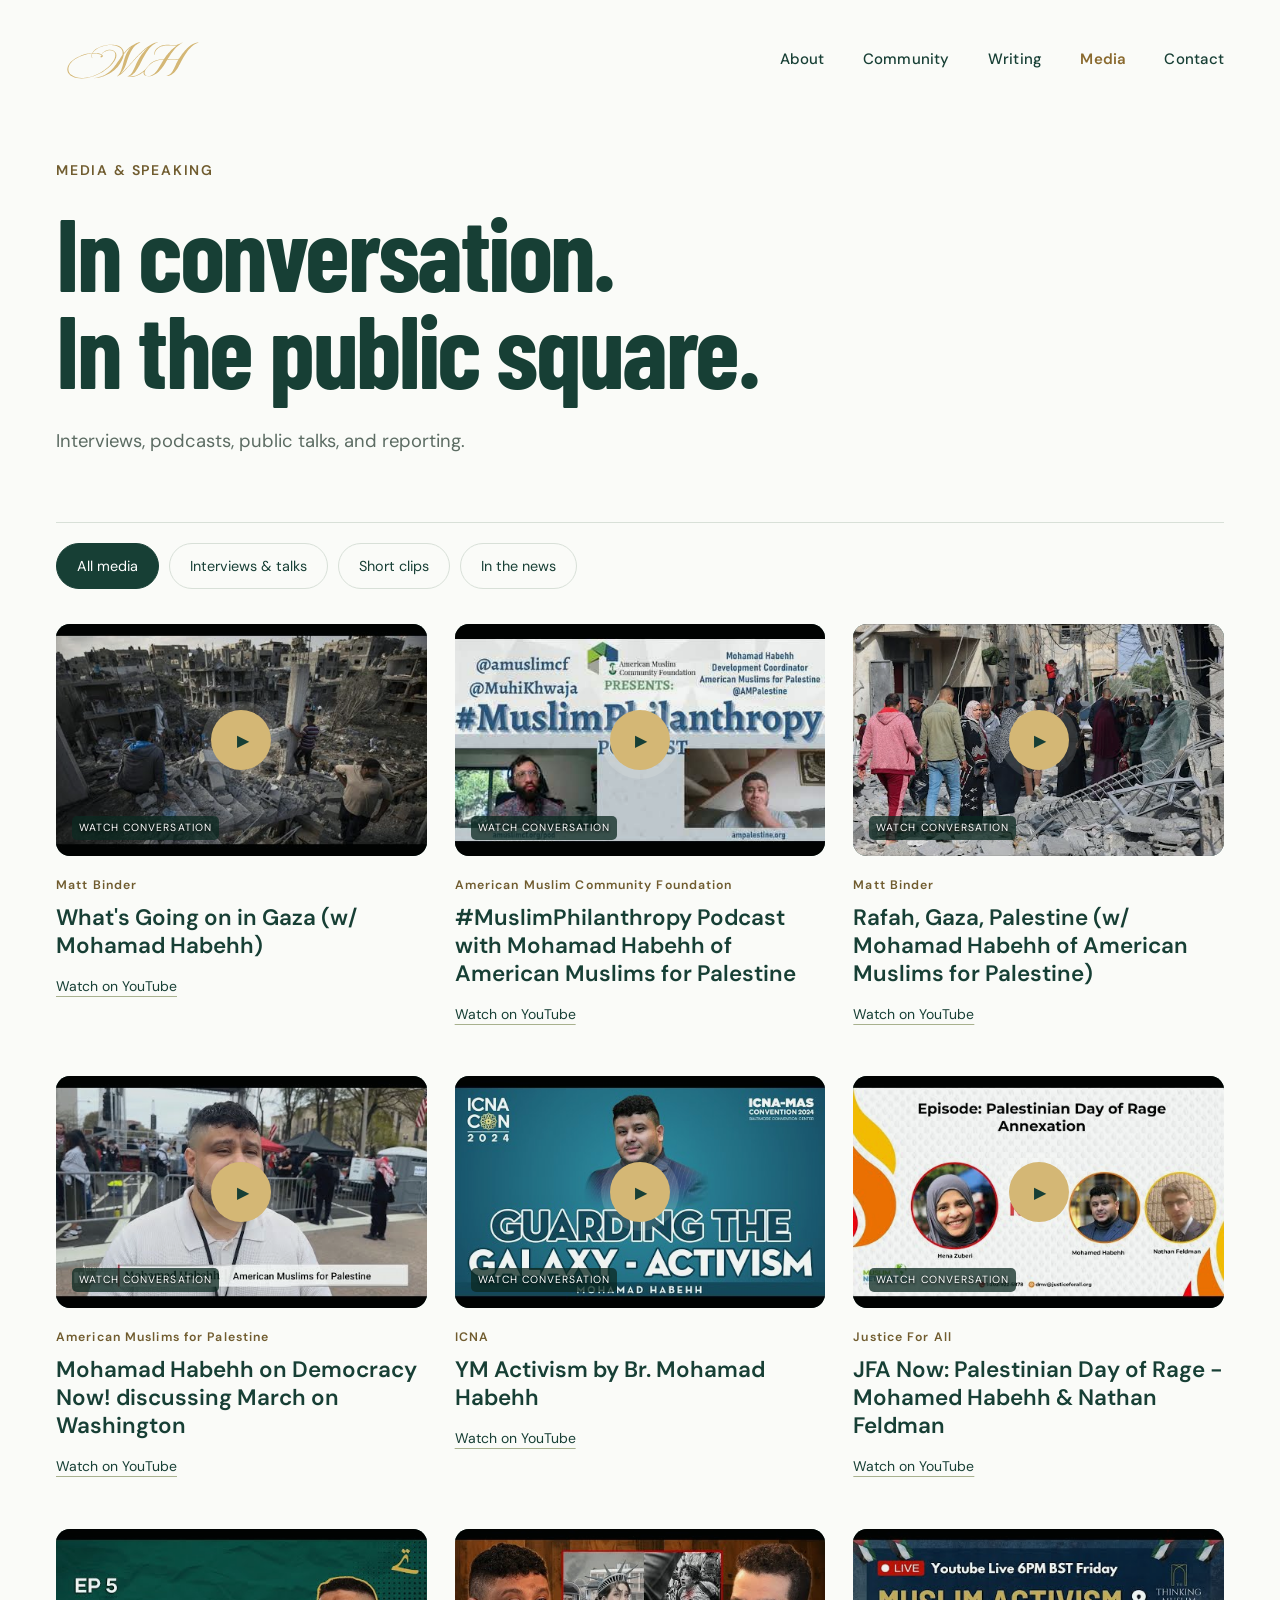
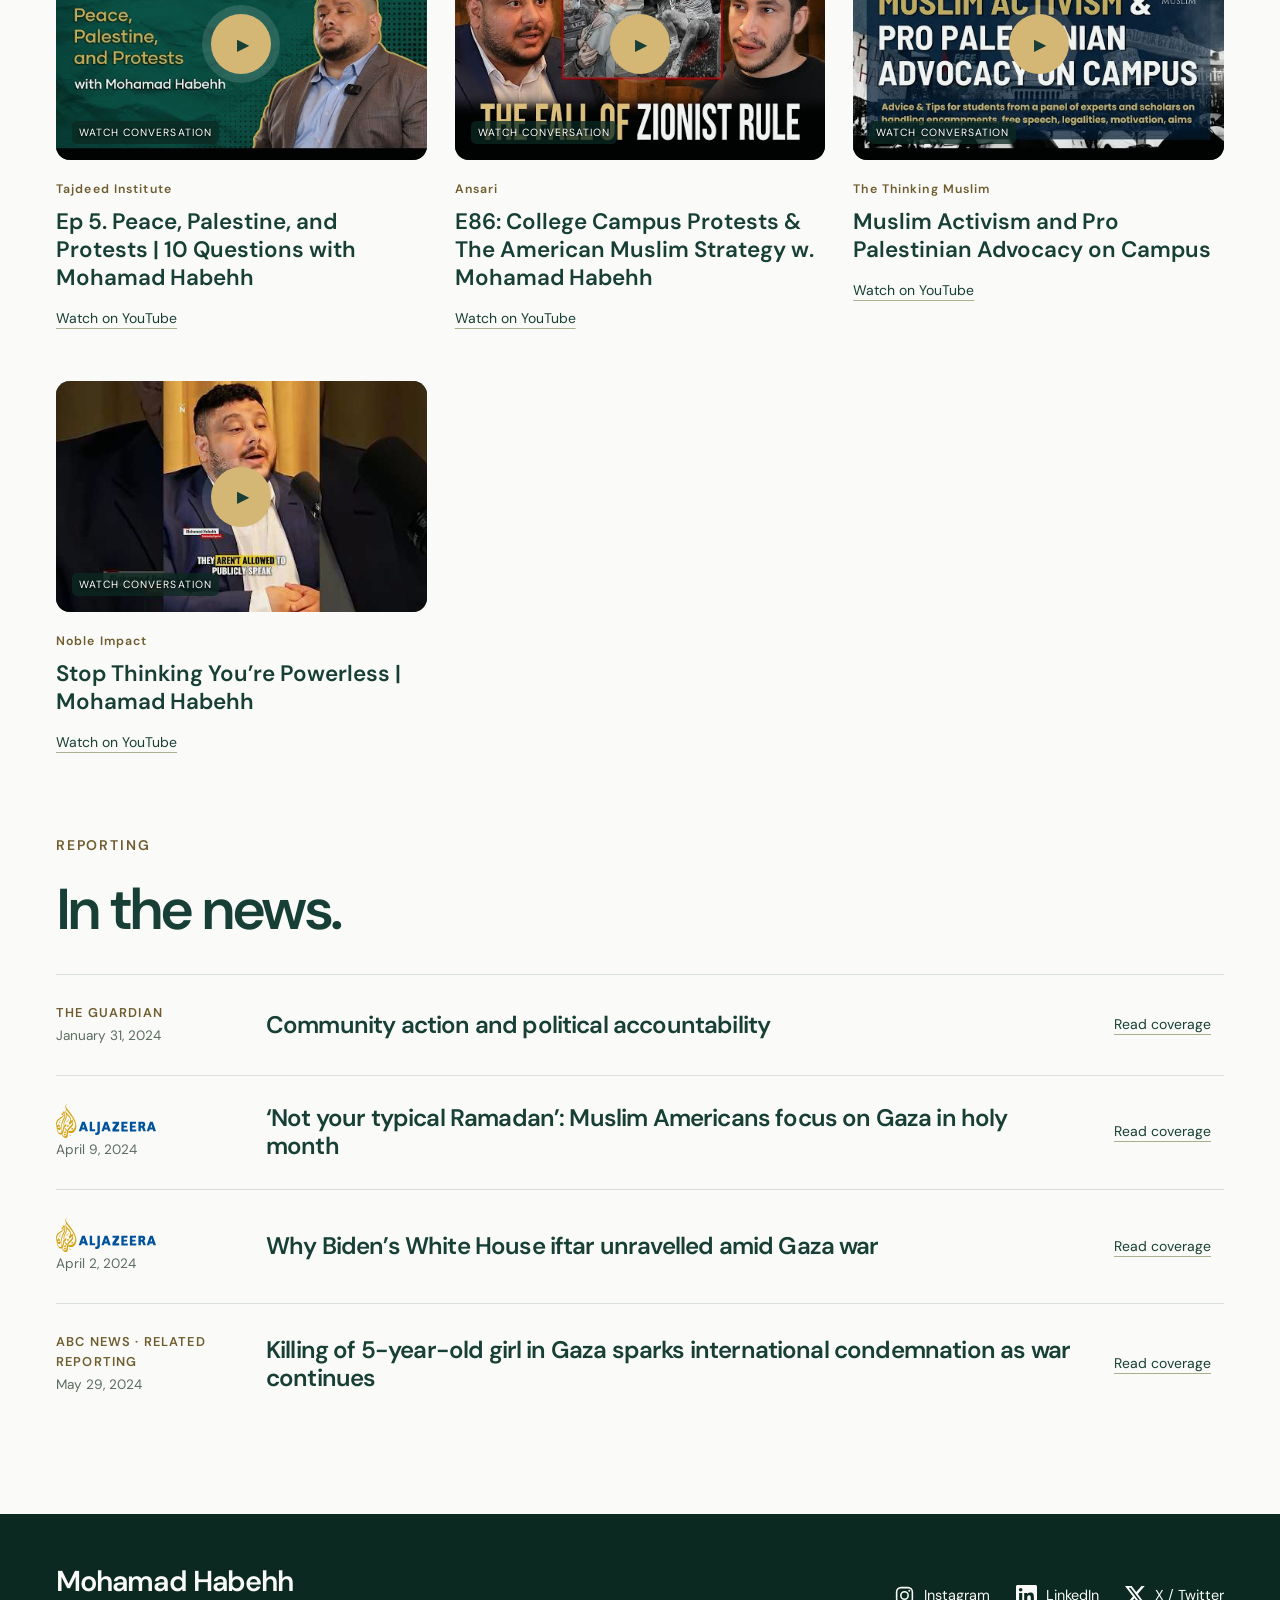
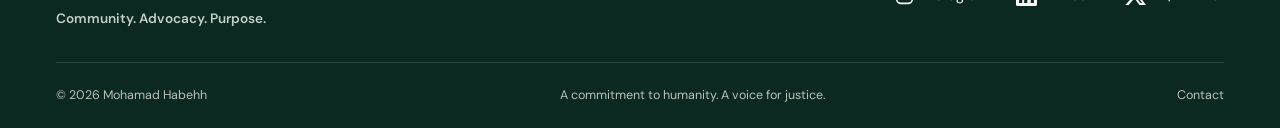
<file: Media/index.html>
<html>

<head>
  <meta charset="utf-8">
  <meta name="viewport" content="width=device-width,initial-scale=1">
  <meta name="theme-color" content="#173f35">
  <title>Media &amp; Speaking | Mohamad Habehh</title>
  <meta name="description"
    content="Watch Mohamad Habehh’s interviews, podcasts, and public talks, and explore reporting.">
  <meta property="og:title" content="Media &amp; Speaking | Mohamad Habehh">
  <meta property="og:description"
    content="Watch Mohamad Habehh’s interviews, podcasts, and public talks, and explore reporting.">
  <meta property="og:type" content="website">
  <link rel="icon" href="../assets/favicon.svg" type="image/svg+xml">
  <link rel="stylesheet" href="../assets/style.css">
  <link rel="stylesheet" href="../assets/elevated.css">
  <link rel="stylesheet" href="../assets/refined.css">
  <script src="../assets/app.js" defer></script>
</head>

<body class="inner-page"><a class="skip" href="#main">Skip to content</a>
  <header>
    <div class="nav-wrap"><a class="brand" href="/"
        aria-label="Mohamad Habehh home"><img class="monogram"
          src="../assets/mh-mark.svg" alt="" width="56" height="56"></a>
      <nav id="navigation" aria-label="Main navigation"><a
          href="../About/">About</a><a href="../Community/">Community</a><a
          href="../Writing/">Writing</a><a href="../Media/"
          aria-current="page">Media</a><a href="../Contact/">Contact</a></nav>
    </div>
  </header>
  <main id="main">
    <section class="page-intro wrap">
      <p class="eyebrow">MEDIA & SPEAKING</p>
      <h1>In conversation.<br>In the public square.</h1>
      <p class="lead">Interviews, podcasts, public talks, and
        reporting.</p>
    </section>
    <section class="wrap media-content">
      <div class="filter-bar" role="group" aria-label="Filter media"><button
          class="filter active" data-media="all" aria-pressed="true">All
          media</button><button class="filter" data-media="conversations"
          aria-pressed="false">Interviews & talks</button><button class="filter"
          data-media="shorts" aria-pressed="false">Short clips</button><button
          class="filter" data-media="press" aria-pressed="false">In the
          news</button></div>
      <div class="media-results" aria-live="polite"></div>
      <div class="video-grid media-grid">
        <article class="video-card" data-kind="conversations"><button
            class="video-launch" data-video="mLkWG8KjC-0"
            data-title="What&#x27;s Going on in Gaza (w/ Mohamad Habehh)"
            aria-label="Play What&#x27;s Going on in Gaza (w/ Mohamad Habehh)"><img
              src="../assets/mLkWG8KjC-0.jpg" alt="" width="480" height="360"
              loading="lazy"><span class="play" aria-hidden="true">▶&#xFE0E;</span><span
              class="watch-label">WATCH CONVERSATION</span></button>
          <p class="meta">Matt Binder</p>
          <h3><button class="title-play" data-video="mLkWG8KjC-0"
              data-title="What&#x27;s Going on in Gaza (w/ Mohamad Habehh)">What&#x27;s
              Going on in Gaza (w/ Mohamad Habehh)</button></h3><a
            class="quiet-link"
            href="https://www.youtube.com/watch?v=mLkWG8KjC-0" target="_blank"
            rel="noopener noreferrer">Watch on YouTube<span class="sr-only">
              (opens in a new tab)</span></a>
        </article>
        <article class="video-card" data-kind="conversations"><button
            class="video-launch" data-video="JSdl_0kv3TY"
            data-title="#MuslimPhilanthropy Podcast with Mohamad Habehh of American Muslims for Palestine"
            aria-label="Play #MuslimPhilanthropy Podcast with Mohamad Habehh of American Muslims for Palestine"><img
              src="../assets/JSdl_0kv3TY.jpg" alt="" width="480" height="360"
              loading="lazy"><span class="play" aria-hidden="true">▶&#xFE0E;</span><span
              class="watch-label">WATCH CONVERSATION</span></button>
          <p class="meta">American Muslim Community Foundation</p>
          <h3><button class="title-play" data-video="JSdl_0kv3TY"
              data-title="#MuslimPhilanthropy Podcast with Mohamad Habehh of American Muslims for Palestine">#MuslimPhilanthropy
              Podcast with Mohamad Habehh of American Muslims for
              Palestine</button></h3><a class="quiet-link"
            href="https://www.youtube.com/watch?v=JSdl_0kv3TY" target="_blank"
            rel="noopener noreferrer">Watch on YouTube<span class="sr-only">
              (opens in a new tab)</span></a>
        </article>
        <article class="video-card" data-kind="conversations"><button
            class="video-launch" data-video="hpxglVUy5xM"
            data-title="Rafah, Gaza, Palestine (w/ Mohamad Habehh of American Muslims for Palestine)"
            aria-label="Play Rafah, Gaza, Palestine (w/ Mohamad Habehh of American Muslims for Palestine)"><img
              src="../assets/hpxglVUy5xM.jpg" alt="" width="480" height="360"
              loading="lazy"><span class="play" aria-hidden="true">▶&#xFE0E;</span><span
              class="watch-label">WATCH CONVERSATION</span></button>
          <p class="meta">Matt Binder</p>
          <h3><button class="title-play" data-video="hpxglVUy5xM"
              data-title="Rafah, Gaza, Palestine (w/ Mohamad Habehh of American Muslims for Palestine)">Rafah,
              Gaza, Palestine (w/ Mohamad Habehh of American Muslims for
              Palestine)</button></h3><a class="quiet-link"
            href="https://www.youtube.com/watch?v=hpxglVUy5xM" target="_blank"
            rel="noopener noreferrer">Watch on YouTube<span class="sr-only">
              (opens in a new tab)</span></a>
        </article>
        <article class="video-card" data-kind="conversations"><button
            class="video-launch" data-video="LS9RUSnxYNw"
            data-title="Mohamad Habehh on Democracy Now! discussing March on Washington"
            aria-label="Play Mohamad Habehh on Democracy Now! discussing March on Washington"><img
              src="../assets/LS9RUSnxYNw.jpg" alt="" width="480" height="360"
              loading="lazy"><span class="play" aria-hidden="true">▶&#xFE0E;</span><span
              class="watch-label">WATCH CONVERSATION</span></button>
          <p class="meta">American Muslims for Palestine</p>
          <h3><button class="title-play" data-video="LS9RUSnxYNw"
              data-title="Mohamad Habehh on Democracy Now! discussing March on Washington">Mohamad
              Habehh on Democracy Now! discussing March on Washington</button>
          </h3><a class="quiet-link"
            href="https://www.youtube.com/watch?v=LS9RUSnxYNw" target="_blank"
            rel="noopener noreferrer">Watch on YouTube<span class="sr-only">
              (opens in a new tab)</span></a>
        </article>
        <article class="video-card" data-kind="conversations"><button
            class="video-launch" data-video="z4MUXxUJ8X0"
            data-title="YM Activism by Br. Mohamad Habehh"
            aria-label="Play YM Activism by Br. Mohamad Habehh"><img
              src="../assets/z4MUXxUJ8X0.jpg" alt="" width="480" height="360"
              loading="lazy"><span class="play" aria-hidden="true">▶&#xFE0E;</span><span
              class="watch-label">WATCH CONVERSATION</span></button>
          <p class="meta">ICNA</p>
          <h3><button class="title-play" data-video="z4MUXxUJ8X0"
              data-title="YM Activism by Br. Mohamad Habehh">YM Activism by Br.
              Mohamad Habehh</button></h3><a class="quiet-link"
            href="https://www.youtube.com/watch?v=z4MUXxUJ8X0" target="_blank"
            rel="noopener noreferrer">Watch on YouTube<span class="sr-only">
              (opens in a new tab)</span></a>
        </article>
        <article class="video-card" data-kind="conversations"><button
            class="video-launch" data-video="D6smYkWX5xA"
            data-title="JFA Now: Palestinian Day of Rage - Mohamed Habehh &amp; Nathan Feldman"
            aria-label="Play JFA Now: Palestinian Day of Rage - Mohamed Habehh &amp; Nathan Feldman"><img
              src="../assets/D6smYkWX5xA.jpg" alt="" width="480" height="360"
              loading="lazy"><span class="play" aria-hidden="true">▶&#xFE0E;</span><span
              class="watch-label">WATCH CONVERSATION</span></button>
          <p class="meta">Justice For All</p>
          <h3><button class="title-play" data-video="D6smYkWX5xA"
              data-title="JFA Now: Palestinian Day of Rage - Mohamed Habehh &amp; Nathan Feldman">JFA
              Now: Palestinian Day of Rage - Mohamed Habehh &amp; Nathan
              Feldman</button></h3><a class="quiet-link"
            href="https://www.youtube.com/watch?v=D6smYkWX5xA" target="_blank"
            rel="noopener noreferrer">Watch on YouTube<span class="sr-only">
              (opens in a new tab)</span></a>
        </article>
        <article class="video-card" data-kind="conversations"><button
            class="video-launch" data-video="aL6CL_wFbZw"
            data-title="Ep 5. Peace, Palestine, and Protests | 10 Questions with Mohamad Habehh"
            aria-label="Play Ep 5. Peace, Palestine, and Protests | 10 Questions with Mohamad Habehh"><img
              src="../assets/aL6CL_wFbZw.jpg" alt="" width="480" height="360"
              loading="lazy"><span class="play" aria-hidden="true">▶&#xFE0E;</span><span
              class="watch-label">WATCH CONVERSATION</span></button>
          <p class="meta">Tajdeed Institute</p>
          <h3><button class="title-play" data-video="aL6CL_wFbZw"
              data-title="Ep 5. Peace, Palestine, and Protests | 10 Questions with Mohamad Habehh">Ep
              5. Peace, Palestine, and Protests | 10 Questions with Mohamad
              Habehh</button></h3><a class="quiet-link"
            href="https://www.youtube.com/watch?v=aL6CL_wFbZw" target="_blank"
            rel="noopener noreferrer">Watch on YouTube<span class="sr-only">
              (opens in a new tab)</span></a>
        </article>
        <article class="video-card" data-kind="conversations"><button
            class="video-launch" data-video="mvp-QCMwz1k"
            data-title="E86: College Campus Protests &amp; The American Muslim Strategy w. Mohamad Habehh"
            aria-label="Play E86: College Campus Protests &amp; The American Muslim Strategy w. Mohamad Habehh"><img
              src="../assets/mvp-QCMwz1k.jpg" alt="" width="480" height="360"
              loading="lazy"><span class="play" aria-hidden="true">▶&#xFE0E;</span><span
              class="watch-label">WATCH CONVERSATION</span></button>
          <p class="meta">Ansari</p>
          <h3><button class="title-play" data-video="mvp-QCMwz1k"
              data-title="E86: College Campus Protests &amp; The American Muslim Strategy w. Mohamad Habehh">E86:
              College Campus Protests &amp; The American Muslim Strategy w.
              Mohamad Habehh</button></h3><a class="quiet-link"
            href="https://www.youtube.com/watch?v=mvp-QCMwz1k" target="_blank"
            rel="noopener noreferrer">Watch on YouTube<span class="sr-only">
              (opens in a new tab)</span></a>
        </article>
        <article class="video-card" data-kind="conversations"><button
            class="video-launch" data-video="CjLYRsaBvOY"
            data-title="Muslim Activism and Pro Palestinian Advocacy on Campus"
            aria-label="Play Muslim Activism and Pro Palestinian Advocacy on Campus"><img
              src="../assets/CjLYRsaBvOY.jpg" alt="" width="480" height="360"
              loading="lazy"><span class="play" aria-hidden="true">▶&#xFE0E;</span><span
              class="watch-label">WATCH CONVERSATION</span></button>
          <p class="meta">The Thinking Muslim</p>
          <h3><button class="title-play" data-video="CjLYRsaBvOY"
              data-title="Muslim Activism and Pro Palestinian Advocacy on Campus">Muslim
              Activism and Pro Palestinian Advocacy on Campus</button></h3><a
            class="quiet-link"
            href="https://www.youtube.com/watch?v=CjLYRsaBvOY" target="_blank"
            rel="noopener noreferrer">Watch on YouTube<span class="sr-only">
              (opens in a new tab)</span></a>
        </article>
        <article class="video-card" data-kind="shorts"><button
            class="video-launch" data-video="lcG8euNdlpM"
            data-title="Stop Thinking You’re Powerless | Mohamad Habehh"
            aria-label="Play Stop Thinking You’re Powerless | Mohamad Habehh"><img
              src="../assets/lcG8euNdlpM.jpg" alt="" width="480" height="360"
              loading="lazy"><span class="play" aria-hidden="true">▶&#xFE0E;</span><span
              class="watch-label">WATCH CONVERSATION</span></button>
          <p class="meta">Noble Impact</p>
          <h3><button class="title-play" data-video="lcG8euNdlpM"
              data-title="Stop Thinking You’re Powerless | Mohamad Habehh">Stop
              Thinking You’re Powerless | Mohamad Habehh</button></h3><a
            class="quiet-link"
            href="https://www.youtube.com/watch?v=lcG8euNdlpM" target="_blank"
            rel="noopener noreferrer">Watch on YouTube<span class="sr-only">
              (opens in a new tab)</span></a>
        </article>
      </div>
      <section class="press-section" data-kind="press">
        <p class="eyebrow">REPORTING</p>
        <h2>In the news.</h2>
        <div class="press-list">
          <article class="press-item">
            <div>
              <p class="meta">THE GUARDIAN</p><time>January 31, 2024</time>
            </div>
            <h3><a class=""
                href="https://www.theguardian.com/world/2024/jan/31/biden-pro-palestine-protest-israel"
                target="_blank" rel="noopener noreferrer">Community action and
                political accountability<span class="sr-only"> (opens in a new
                  tab)</span></a></h3><span><a class="quiet-link"
                href="https://www.theguardian.com/world/2024/jan/31/biden-pro-palestine-protest-israel"
                target="_blank" rel="noopener noreferrer">Read coverage<span
                  class="sr-only"> (opens in a new tab)</span></a></span>
          </article>
          <article class="press-item">
            <div>
              <p class="meta"><img class="press-brand"
                  src="../assets/al-jazeera.svg" alt="Al Jazeera" width="100"
                  height="34"></p><time>April 9, 2024</time>
            </div>
            <h3><a class=""
                href="https://www.aljazeera.com/news/2024/4/9/not-your-typical-ramadan-muslim-americans-focus-on-gaza-in-holy-month"
                target="_blank" rel="noopener noreferrer">‘Not your typical
                Ramadan’: Muslim Americans focus on Gaza in holy month<span
                  class="sr-only"> (opens in a new tab)</span></a></h3><span><a
                class="quiet-link"
                href="https://www.aljazeera.com/news/2024/4/9/not-your-typical-ramadan-muslim-americans-focus-on-gaza-in-holy-month"
                target="_blank" rel="noopener noreferrer">Read coverage<span
                  class="sr-only"> (opens in a new tab)</span></a></span>
          </article>
          <article class="press-item">
            <div>
              <p class="meta"><img class="press-brand"
                  src="../assets/al-jazeera.svg" alt="Al Jazeera" width="100"
                  height="34"></p><time>April 2, 2024</time>
            </div>
            <h3><a class=""
                href="https://www.aljazeera.com/news/2024/4/2/why-bidens-white-house-iftar-unravelled-amid-gaza-war"
                target="_blank" rel="noopener noreferrer">Why Biden’s White
                House iftar unravelled amid Gaza war<span class="sr-only">
                  (opens in a new tab)</span></a></h3><span><a
                class="quiet-link"
                href="https://www.aljazeera.com/news/2024/4/2/why-bidens-white-house-iftar-unravelled-amid-gaza-war"
                target="_blank" rel="noopener noreferrer">Read coverage<span
                  class="sr-only"> (opens in a new tab)</span></a></span>
          </article>
          <article class="press-item">
            <div>
              <p class="meta">ABC NEWS · RELATED REPORTING</p><time>May 29,
                2024</time>
            </div>
            <h3><a class=""
                href="https://abcnews.com/International/killing-5-year-girl-gaza-sparks-international-condemnation/story?id=110481771"
                target="_blank" rel="noopener noreferrer">Killing of 5-year-old
                girl in Gaza sparks international condemnation as war
                continues<span class="sr-only"> (opens in a new tab)</span></a>
            </h3><span><a class="quiet-link"
                href="https://abcnews.com/International/killing-5-year-girl-gaza-sparks-international-condemnation/story?id=110481771"
                target="_blank" rel="noopener noreferrer">Read coverage<span
                  class="sr-only"> (opens in a new tab)</span></a></span>
          </article>
        </div>
      </section>
    </section>
    <dialog id="video-dialog">
      <div class="dialog-bar"><span id="video-title">Watch
          conversation</span><button id="close-video"
          aria-label="Close video">Close ✕</button></div>
      <div id="video-frame"></div>
      <p class="video-help">Video unavailable? <a id="video-external"
          href="https://youtube.com" target="_blank"
          rel="noopener noreferrer">Open on YouTube</a></p>
    </dialog>

  </main>
  <footer>
    <div class="wrap footer-top"><a class="footer-name"
        href="/">Mohamad Habehh<span>Community. Advocacy.
          Purpose.</span></a>
      <div class="footer-links"><a class=""
          href="https://www.instagram.com/habehh/" target="_blank"
          rel="noopener noreferrer"><svg class="social-icon" xmlns="http://www.w3.org/2000/svg" viewBox="0 0 24 24" width="21" height="21" fill="none" stroke="currentColor" stroke-width="1.8" aria-hidden="true" focusable="false"><rect x="3" y="3" width="18" height="18" rx="5"/><circle cx="12" cy="12" r="4.2"/><circle cx="17.5" cy="6.5" r="1.1" fill="currentColor" stroke="none"/></svg>Instagram<span class="sr-only"> (opens in a
            new tab)</span></a><a class=""
          href="https://www.linkedin.com/in/mohamad-habehh-74424913b/"
          target="_blank" rel="noopener noreferrer"><svg class="social-icon" xmlns="http://www.w3.org/2000/svg" viewBox="0 0 24 24" width="21" height="21" fill="currentColor" aria-hidden="true" focusable="false"><path d="M20.447 20.452h-3.554v-5.569c0-1.328-.027-3.037-1.852-3.037-1.853 0-2.136 1.445-2.136 2.939v5.667H9.35V9h3.414v1.561h.049c.476-.9 1.637-1.85 3.37-1.85 3.601 0 4.267 2.37 4.267 5.455v6.286zM5.337 7.433a2.062 2.062 0 1 1 0-4.124 2.062 2.062 0 0 1 0 4.124zM7.119 20.452H3.555V9h3.564v11.452zM22.225 0H1.771C.792 0 0 .774 0 1.729v20.542C0 23.227.792 24 1.771 24h20.451C23.2 24 24 23.227 24 22.271V1.729C24 .774 23.2 0 22.222 0z"/></svg>LinkedIn<span
            class="sr-only"> (opens in a new tab)</span></a><a class=""
          href="https://x.com/mhabehh" target="_blank"
          rel="noopener noreferrer"><svg class="social-icon" xmlns="http://www.w3.org/2000/svg" viewBox="0 0 24 24" width="21" height="21" fill="currentColor" aria-hidden="true" focusable="false"><path d="M18.901 1.153h3.68l-8.04 9.19L24 22.846h-7.406l-5.8-7.584-6.64 7.584H.47l8.6-9.835L0 1.154h7.594l5.243 6.932zm-1.29 19.49h2.039L6.487 3.24H4.3z"/></svg>X / Twitter<span class="sr-only"> (opens in
            a new tab)</span></a></div>
    </div>
    <div class="wrap footer-bottom"><span>© 2026 Mohamad Habehh</span><span>A
        commitment to humanity. A voice for justice.</span><a
        href="../Contact/">Contact</a></div>
  </footer>
</body>

</html>
</file>
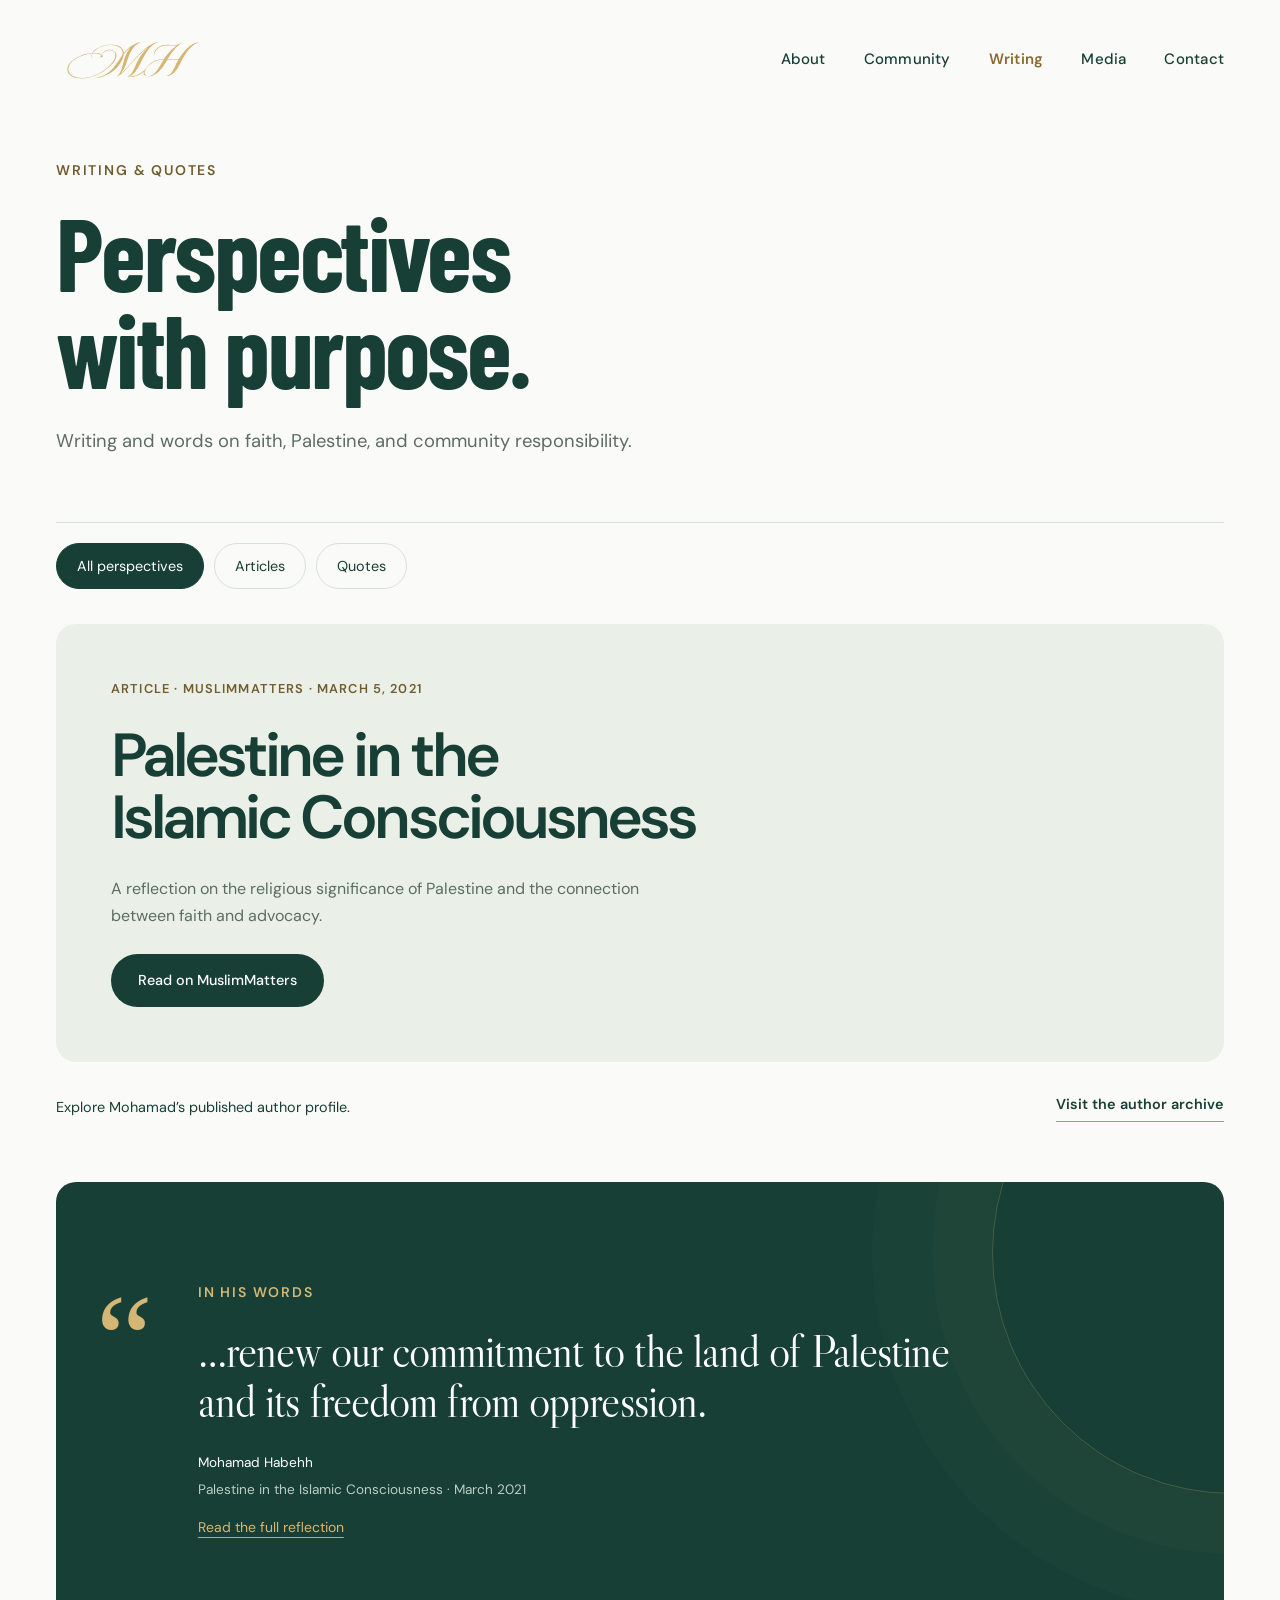
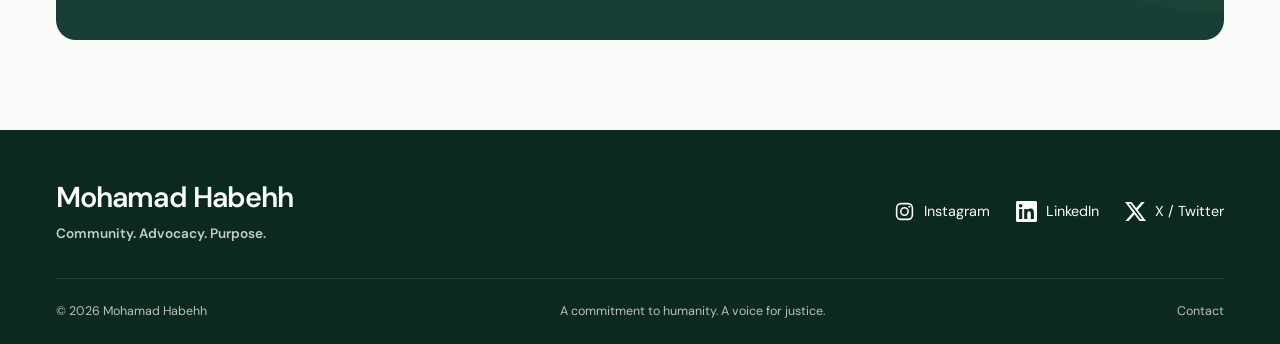
<file: Writing/index.html>
<html>

<head>
  <meta charset="utf-8">
  <meta name="viewport" content="width=device-width,initial-scale=1">
  <meta name="theme-color" content="#173f35">
  <title>Writing &amp; Quotes | Mohamad Habehh</title>
  <meta name="description"
    content="Read Mohamad Habehh’s published writing and sourced quotations.">
  <meta property="og:title" content="Writing &amp; Quotes | Mohamad Habehh">
  <meta property="og:description"
    content="Read Mohamad Habehh’s published writing and sourced quotations.">
  <meta property="og:type" content="website">
  <link rel="icon" href="../assets/favicon.svg" type="image/svg+xml">
  <link rel="stylesheet" href="../assets/style.css">
  <link rel="stylesheet" href="../assets/elevated.css">
  <link rel="stylesheet" href="../assets/refined.css">
  <script src="../assets/app.js" defer></script>
</head>

<body class="inner-page"><a class="skip" href="#main">Skip to content</a>
  <header>
    <div class="nav-wrap"><a class="brand" href="/"
        aria-label="Mohamad Habehh home"><img class="monogram"
          src="../assets/mh-mark.svg" alt="" width="56" height="56"></a>
      <nav id="navigation" aria-label="Main navigation"><a
          href="../About/">About</a><a href="../Community/">Community</a><a
          href="../Writing/" aria-current="page">Writing</a><a
          href="../Media/">Media</a><a href="../Contact/">Contact</a></nav>
    </div>
  </header>
  <main id="main">
    <section class="page-intro wrap">
      <p class="eyebrow">WRITING & QUOTES</p>
      <h1>Perspectives<br>with purpose.</h1>
      <p class="lead">Writing and words on faith, Palestine, and
        community responsibility.</p>
    </section>
    <section class="wrap writing-content">
      <div class="filter-bar" role="group" aria-label="Filter writing"><button
          class="filter active" data-writing="all" aria-pressed="true">All
          perspectives</button><button class="filter" data-writing="articles"
          aria-pressed="false">Articles</button><button class="filter"
          data-writing="quotes" aria-pressed="false">Quotes</button></div>
      <div data-writing-kind="articles">
        <article class="writing-article">
          <p class="meta">ARTICLE · MUSLIMMATTERS · MARCH 5, 2021</p>
          <h2>Palestine in the<br>Islamic Consciousness</h2>
          <p>A reflection on the religious significance of Palestine and the
            connection between faith and advocacy.</p><a class="button"
            href="https://muslimmatters.org/2021/03/05/palestine-in-the-islamic-consciousness/"
            target="_blank" rel="noopener noreferrer">Read on MuslimMatters<span
              class="sr-only"> (opens in a new tab)</span></a>
        </article>
        <div class="archive-link">
          <p>Explore Mohamad’s published author profile.</p><a class="text-link"
            href="https://muslimmatters.org/author/mohamad-habehh/"
            target="_blank" rel="noopener noreferrer">Visit the author
            archive<span class="sr-only"> (opens in a new tab)</span></a>
        </div>
      </div>
      <div data-writing-kind="quotes">
        <section class="quote-section">
          <div class="wrap quote-inner"><span class="quote-mark"
              aria-hidden="true">“</span>
            <div>
              <p class="eyebrow">IN HIS WORDS</p>
              <blockquote>…renew our commitment to the land of Palestine<br
                  class="desktop"> and its freedom from oppression.</blockquote>
              <p class="quote-by">Mohamad Habehh <span>Palestine in the Islamic
                  Consciousness · March 2021</span></p><a class="quiet-link"
                href="https://muslimmatters.org/2021/03/05/palestine-in-the-islamic-consciousness/"
                target="_blank" rel="noopener noreferrer">Read the full
                reflection<span class="sr-only"> (opens in a new tab)</span></a>
            </div>
          </div>
        </section>
      </div>
    </section>

  </main>
  <footer>
    <div class="wrap footer-top"><a class="footer-name"
        href="/">Mohamad Habehh<span>Community. Advocacy.
          Purpose.</span></a>
      <div class="footer-links"><a class=""
          href="https://www.instagram.com/habehh/" target="_blank"
          rel="noopener noreferrer"><svg class="social-icon" xmlns="http://www.w3.org/2000/svg" viewBox="0 0 24 24" width="21" height="21" fill="none" stroke="currentColor" stroke-width="1.8" aria-hidden="true" focusable="false"><rect x="3" y="3" width="18" height="18" rx="5"/><circle cx="12" cy="12" r="4.2"/><circle cx="17.5" cy="6.5" r="1.1" fill="currentColor" stroke="none"/></svg>Instagram<span class="sr-only"> (opens in a
            new tab)</span></a><a class=""
          href="https://www.linkedin.com/in/mohamad-habehh-74424913b/"
          target="_blank" rel="noopener noreferrer"><svg class="social-icon" xmlns="http://www.w3.org/2000/svg" viewBox="0 0 24 24" width="21" height="21" fill="currentColor" aria-hidden="true" focusable="false"><path d="M20.447 20.452h-3.554v-5.569c0-1.328-.027-3.037-1.852-3.037-1.853 0-2.136 1.445-2.136 2.939v5.667H9.35V9h3.414v1.561h.049c.476-.9 1.637-1.85 3.37-1.85 3.601 0 4.267 2.37 4.267 5.455v6.286zM5.337 7.433a2.062 2.062 0 1 1 0-4.124 2.062 2.062 0 0 1 0 4.124zM7.119 20.452H3.555V9h3.564v11.452zM22.225 0H1.771C.792 0 0 .774 0 1.729v20.542C0 23.227.792 24 1.771 24h20.451C23.2 24 24 23.227 24 22.271V1.729C24 .774 23.2 0 22.222 0z"/></svg>LinkedIn<span
            class="sr-only"> (opens in a new tab)</span></a><a class=""
          href="https://x.com/mhabehh" target="_blank"
          rel="noopener noreferrer"><svg class="social-icon" xmlns="http://www.w3.org/2000/svg" viewBox="0 0 24 24" width="21" height="21" fill="currentColor" aria-hidden="true" focusable="false"><path d="M18.901 1.153h3.68l-8.04 9.19L24 22.846h-7.406l-5.8-7.584-6.64 7.584H.47l8.6-9.835L0 1.154h7.594l5.243 6.932zm-1.29 19.49h2.039L6.487 3.24H4.3z"/></svg>X / Twitter<span class="sr-only"> (opens in
            a new tab)</span></a></div>
    </div>
    <div class="wrap footer-bottom"><span>© 2026 Mohamad Habehh</span><span>A
        commitment to humanity. A voice for justice.</span><a
        href="../Contact/">Contact</a></div>
  </footer>
</body>

</html>
</file>
<file: assets/style.css>
@import url('fonts.css');

:root {
  --ink: #262c2a;
  --olive: #78834b;
  --olive-dark: #566135;
  --paper: #f8f9f6;
  --muted: #626862;
  --line: #dde0d7;
  --serif: 'Libre Caslon Display', Georgia, serif;
  --sans: 'DM Sans', Arial, sans-serif
}

* {
  box-sizing: border-box
}

html {
  scroll-behavior: smooth;
  scroll-padding-top: 110px
}

body {
  margin: 0;
  background: var(--paper);
  color: var(--ink);
  font-family: var(--sans);
  font-size: 16px;
  line-height: 1.7
}

a {
  color: inherit;
  text-decoration: none
}

a,
button {
  -webkit-tap-highlight-color: transparent
}

button {
  font: inherit;
  color: inherit;
  cursor: pointer
}

a:focus-visible,
button:focus-visible {
  outline: 3px solid var(--olive);
  outline-offset: 6px
}

button:disabled {
  cursor: default
}

img {
  display: block;
  max-width: 100%;
  height: auto
}

h1,
h2,
h3,
p {
  margin: 0
}

h1,
h2,
h3 {
  font-weight: 400
}

h1,
h2 {
  font-family: var(--serif);
  letter-spacing: -.035em;
  line-height: 1.04
}

h1 {
  font-size: clamp(3.4rem, 6.4vw, 6.6rem)
}

h2 {
  font-size: clamp(2.7rem, 4.5vw, 4.3rem)
}

h3 {
  font-family: var(--serif);
  font-size: 2rem;
  line-height: 1.15;
  letter-spacing: -.02em
}

.wrap {
  max-width: 1296px;
  margin-inline: auto;
  width: calc(100% - 112px)
}

.section {
  padding-block: 100px
}

.eyebrow {
  font-size: .76rem;
  font-weight: 600;
  letter-spacing: .16em;
  line-height: 1.5;
  color: var(--olive-dark);
  margin-bottom: 24px
}

.meta {
  font-size: .76rem;
  font-weight: 600;
  letter-spacing: .09em;
  color: var(--olive-dark);
  line-height: 1.6
}

.sr-only {
  position: absolute;
  width: 1px;
  height: 1px;
  padding: 0;
  margin: -1px;
  overflow: hidden;
  clip: rect(0, 0, 0, 0);
  white-space: nowrap;
  border: 0
}

.skip {
  position: fixed;
  top: -100px;
  left: 16px;
  z-index: 100;
  background: white;
  padding: 10px
}

.skip:focus {
  top: 10px
}

header {
  background: var(--paper);
  border-bottom: 1px solid var(--line);
  position: relative;
  z-index: 10
}

.nav-wrap {
  max-width: 1440px;
  width: calc(100% - 96px);
  margin: auto;
  min-height: 104px;
  display: flex;
  align-items: center;
  justify-content: space-between;
  gap: 30px
}

.brand {
  display: flex;
  align-items: center;
  gap: 15px;
  font-weight: 650;
  font-size: .85rem;
  line-height: 1.25;
  letter-spacing: .14em
}

.monogram {
  position: relative;
  display: block;
  font-family: var(--serif);
  font-size: 2.5rem;
  font-weight: 400;
  letter-spacing: -.13em;
  padding-right: 6px;
  line-height: 1.3
}

.monogram span {
  position: absolute;
  bottom: 0;
  left: 2px;
  height: 3px;
  width: 35px;
  background: var(--olive)
}

nav {
  display: flex;
  align-items: center;
  gap: 28px;
  font-size: .81rem;
  font-weight: 500
}

nav>a {
  padding-block: 12px;
  white-space: nowrap;
  position: relative
}

nav>a:not(.nav-contact):after {
  content: '';
  height: 2px;
  position: absolute;
  bottom: 2px;
  left: 0;
  width: 0;
  background: var(--olive);
  transition: width .2s
}

nav>a:hover:after,
nav>a[aria-current]:after {
  width: 100%
}

.nav-contact {
  background: var(--ink);
  color: white;
  padding: 12px 22px
}

.nav-contact:hover {
  background: var(--olive-dark)
}

.menu-button {
  display: none
}

.hero {
  position: relative;
  max-width: 1536px;
  margin: auto;
  display: grid;
  grid-template-columns: 1.12fr 1fr;
  padding: 0 48px;
  background: var(--paper)
}

.hero-copy {
  padding: 76px 30px 74px 8px;
  position: relative;
  z-index: 1
}

.hero .eyebrow {
  display: flex;
  align-items: center;
  gap: 12px;
  font-size: .7rem;
  margin-bottom: 30px
}

.olive-rule {
  height: 1px;
  width: 28px;
  background: var(--olive)
}

.hero h1 {
  font-size: clamp(3.9rem, 6.2vw, 6.2rem);
  line-height: 1.02;
  letter-spacing: -.045em
}

.hero h1 em {
  font-weight: 400;
  color: var(--olive-dark)
}

.hero-name {
  font-size: 1.3rem;
  font-weight: 550;
  margin-top: 30px
}

.hero-description {
  font-size: .95rem;
  line-height: 1.8;
  color: var(--muted);
  margin-top: 12px
}

.hero-actions {
  display: flex;
  gap: 12px;
  margin-top: 30px;
  flex-wrap: wrap
}

.button {
  display: inline-flex;
  align-items: center;
  justify-content: center;
  padding: 14px 25px;
  min-height: 50px;
  background: var(--ink);
  color: white;
  font-size: .85rem;
  font-weight: 500;
  border: 1px solid var(--ink);
  transition: background .2s, color .2s
}

.button:hover {
  background: var(--olive-dark);
  border-color: var(--olive-dark)
}

.button.outline {
  background: transparent;
  color: var(--ink);
  border-color: #b5bcb0
}

.button.outline:hover {
  background: #e8ebdf
}

.hero-image {
  position: relative;
  min-width: 0;
  align-self: stretch;
  margin: 30px 0 58px 0;
  overflow: hidden;
  background: var(--ink)
}

.hero-image>img {
  height: 100%;
  width: 100%;
  position: absolute;
  object-fit: cover;
  object-position: 50% 35%;
  filter: grayscale(100%)
}

.hero-image:after {
  content: '';
  position: absolute;
  inset: 0;
  background: linear-gradient(0deg, rgba(25, 31, 27, .7), transparent 35%)
}

.image-caption {
  position: absolute;
  z-index: 1;
  bottom: 26px;
  left: 27px;
  right: 27px;
  display: flex;
  justify-content: space-between;
  align-items: end;
  color: white;
  font-size: .65rem;
  letter-spacing: .13em;
  gap: 12px
}

.image-caption span:last-child {
  font-family: var(--serif);
  font-size: 1.2rem;
  letter-spacing: 0
}

.hero-bottom {
  grid-column: 1/-1;
  border-top: 1px solid var(--line);
  display: flex;
  justify-content: space-between;
  padding: 15px 0;
  font-size: .67rem;
  letter-spacing: .13em;
  color: var(--muted)
}

.hero-bottom a {
  letter-spacing: 0;
  font-size: .78rem
}

.recognition {
  background: #edf0e7;
  border-block: 1px solid var(--line);
  padding: 29px 0
}

.recognition .wrap {
  display: flex;
  align-items: center;
  gap: 60px
}

.recognition p {
  font-size: .62rem;
  letter-spacing: .13em;
  max-width: 160px;
  line-height: 1.7;
  color: var(--muted)
}

.recognition .wrap>div {
  display: flex;
  align-items: center;
  justify-content: space-between;
  gap: 35px;
  flex: 1
}

.outlet {
  font-size: 1.05rem;
  letter-spacing: .03em;
  font-weight: 600;
  opacity: .75
}

.outlet.guardian {
  font-family: Georgia, serif;
  font-weight: bold;
  font-size: 1.8rem;
  letter-spacing: -.06em
}

.outlet.democracy {
  font-family: Georgia, serif;
  font-weight: bold;
  letter-spacing: -.03em;
  font-size: 1.3rem
}

.outlet.muslim {
  font-family: Georgia, serif;
  font-size: 1.4rem;
  letter-spacing: -.04em
}

.section-heading {
  display: flex;
  align-items: end;
  justify-content: space-between;
  gap: 30px;
  margin-bottom: 48px
}

.section-heading .eyebrow {
  margin-bottom: 17px
}

.heading-note {
  color: var(--muted);
  font-size: .95rem;
  padding-bottom: 5px
}

.text-link {
  font-size: .85rem;
  font-weight: 550;
  border-bottom: 1px solid var(--olive);
  padding-bottom: 5px;
  display: inline-block;
  align-self: end
}

.text-link:hover {
  color: var(--olive-dark);
  border-bottom-width: 2px
}

.work-grid {
  display: grid;
  grid-template-columns: repeat(3, 1fr);
  border-top: 1px solid var(--line)
}

.work-item {
  padding: 35px 35px 8px 0
}

.work-item+.work-item {
  border-left: 1px solid var(--line);
  padding-left: 35px
}

.line-icon {
  font-size: 2.3rem;
  line-height: 1;
  color: var(--olive);
  display: block;
  margin-bottom: 30px
}

.work-item .eyebrow {
  margin-bottom: 14px;
  font-size: .68rem
}

.work-item h3 {
  font-size: 2.2rem
}

.work-item>p:not(.eyebrow) {
  margin: 20px 0 25px;
  color: var(--muted);
  font-size: .93rem;
  max-width: 310px
}

.about-preview {
  background: #e9ecE3;
  padding: 70px 0
}

.about-grid {
  display: grid;
  grid-template-columns: 1fr 1fr;
  gap: 100px;
  align-items: center
}

.about-visual {
  height: 540px;
  position: relative;
  margin-left: 28px
}

.about-visual:before {
  content: '';
  position: absolute;
  left: -28px;
  bottom: -25px;
  right: 30px;
  top: 30px;
  border: 1px solid #a8b18e
}

.about-visual img {
  height: 100%;
  width: 100%;
  object-fit: cover;
  object-position: 50% 35%;
  position: relative;
  filter: grayscale(100%)
}

.portrait-note {
  position: absolute;
  left: -28px;
  bottom: 20px;
  z-index: 1;
  background: var(--olive-dark);
  padding: 14px 22px;
  color: white;
  font-family: var(--serif);
  font-size: 1.5rem
}

.about-copy h2 {
  margin-bottom: 25px
}

.about-copy p:not(.eyebrow) {
  max-width: 430px;
  color: var(--muted);
  font-size: .98rem;
  margin-bottom: 18px
}

.about-copy .button {
  margin-top: 12px
}

.video-grid {
  display: grid;
  grid-template-columns: repeat(3, 1fr);
  gap: 28px
}

.video-card {
  min-width: 0
}

.video-launch {
  display: block;
  width: 100%;
  aspect-ratio: 16/10;
  background: var(--ink);
  padding: 0;
  border: 0;
  position: relative;
  overflow: hidden;
  text-align: left
}

.video-launch img {
  width: 100%;
  height: 100%;
  object-fit: cover;
  transition: transform .35s, opacity .35s;
  opacity: .85
}

.video-launch:hover img {
  transform: scale(1.04);
  opacity: 1
}

.play {
  position: absolute;
  left: 50%;
  top: 50%;
  transform: translate(-50%, -50%);
  background: rgba(248, 249, 246, .95);
  width: 54px;
  height: 54px;
  border-radius: 50%;
  display: flex;
  align-items: center;
  justify-content: center;
  color: var(--ink);
  font-size: 1rem;
  padding-left: 3px
}

.watch-label {
  position: absolute;
  bottom: 13px;
  left: 15px;
  font-size: .59rem;
  letter-spacing: .12em;
  color: white;
  text-shadow: 0 1px 3px black;
  background: #262c2ac7;
  padding: 3px 7px
}

.video-card .meta {
  margin-top: 20px;
  font-size: .66rem
}

.video-card h3 {
  font-size: 1.7rem;
  margin: 8px 0 15px
}

.title-play {
  font: inherit;
  text-align: left;
  line-height: inherit;
  background: none;
  border: 0;
  padding: 0
}

.title-play:hover {
  color: var(--olive-dark)
}

.quiet-link {
  font-size: .8rem;
  text-decoration: underline;
  text-decoration-color: #a8b18e;
  text-underline-offset: 5px
}

.quiet-link:hover {
  color: var(--olive-dark)
}

.quote-section {
  background: var(--ink);
  color: white;
  padding: 72px 0;
  position: relative;
  overflow: hidden
}

.quote-section:after {
  content: '';
  position: absolute;
  width: 480px;
  height: 480px;
  border: 1px solid #78834b50;
  border-radius: 50%;
  right: -250px;
  top: -170px;
  box-shadow: 0 0 0 30px #78834b10, 0 0 0 60px #78834b10, 0 0 0 90px #78834b10;
  pointer-events: none
}

.quote-inner {
  display: flex;
  gap: 45px;
  position: relative;
  z-index: 1
}

.quote-mark {
  color: #b7c18c;
  font-family: Georgia, serif;
  font-size: 8rem;
  line-height: .9
}

.quote-section .eyebrow {
  color: #bbc49b
}

.quote-section blockquote {
  font-family: var(--serif);
  font-size: clamp(2.2rem, 3.6vw, 3.5rem);
  line-height: 1.15;
  letter-spacing: -.02em;
  margin: 0 0 25px
}

.quote-by {
  font-size: .85rem
}

.quote-by span {
  color: #b7bdb5;
  display: block;
  font-size: .75rem;
  margin: 4px 0 15px
}

.quote-section .quiet-link {
  color: #d2d8c2
}

.featured-article {
  display: grid;
  grid-template-columns: 1fr 1fr;
  border: 1px solid var(--line)
}

.article-art {
  background: #e5e9db;
  display: flex;
  flex-direction: column;
  justify-content: center;
  align-items: center;
  min-height: 330px;
  padding: 35px;
  border-radius: 10px;
}

.article-art svg {
  width: 80%;
  max-width: 380px;
  fill: none;
  stroke: var(--olive-dark);
  stroke-width: 1.2
}

.article-art span {
  font-size: .67rem;
  color: var(--olive-dark);
  letter-spacing: .2em
}

.article-copy {
  padding: 45px
}

.article-copy h3 {
  font-size: 2.6rem;
  margin: 20px 0
}

.article-copy>p:not(.meta) {
  font-size: .95rem;
  color: var(--muted);
  margin-bottom: 25px
}

.connect-band {
  padding: 65px 0;
  background: #e4e8d9
}

.connect-inner {
  display: flex;
  align-items: center;
  justify-content: space-between;
  gap: 40px
}

.connect-inner h2 {
  font-size: 3.4rem
}

.connect-inner .eyebrow {
  margin-bottom: 17px
}

.connect-inner>div:last-child p {
  font-size: .95rem;
  color: var(--muted);
  margin-bottom: 25px
}

.button.light {
  background: var(--paper);
  color: var(--ink);
  border: 0
}

.button.light:hover {
  background: var(--ink);
  color: white
}

footer {
  background: var(--ink);
  color: var(--paper);
  padding-top: 45px
}

.footer-top {
  display: flex;
  justify-content: space-between;
  align-items: center;
  padding-bottom: 35px
}

.footer-name {
  font-family: var(--serif);
  font-size: 2rem;
  line-height: 1.2
}

.footer-name span {
  font-family: var(--sans);
  font-size: .72rem;
  color: #b7bdb5;
  display: block;
  margin-top: 12px;
  letter-spacing: .03em
}

.footer-links {
  display: flex;
  gap: 30px;
  font-size: .8rem
}

.footer-links a:hover {
  color: #c6d0aa
}

.footer-bottom {
  border-top: 1px solid #454d45;
  display: flex;
  justify-content: space-between;
  gap: 20px;
  font-size: .67rem;
  color: #bac1b8;
  padding-block: 22px
}

.page-intro {
  padding-block: 80px 60px
}

.page-intro .eyebrow {
  margin-bottom: 22px
}

.page-intro h1 {
  font-size: clamp(3.8rem, 6.8vw, 6.5rem)
}

.lead {
  color: var(--muted);
  font-size: 1.1rem;
  max-width: 650px;
  margin-top: 28px
}

.bio-grid {
  display: grid;
  grid-template-columns: .85fr 1fr;
  gap: 85px;
  padding-bottom: 50px;
  align-items: start
}

.bio-photo img {
  width: 100%;
  max-height: 660px;
  object-fit: cover;
  object-position: center 30%;
  filter: grayscale(100%)
}

.photo-credit {
  font-size: .7rem;
  color: var(--muted);
  margin-top: 10px
}

.prose p {
  margin: 0 0 22px;
  color: var(--muted)
}

.prose .eyebrow {
  color: var(--olive-dark)
}

.prose h2 {
  margin-bottom: 28px
}

.source-note {
  font-size: .75rem;
  color: var(--muted);
  line-height: 1.7;
  border-top: 1px solid var(--line);
  padding-top: 18px;
  margin-top: 30px
}

.source-note a {
  text-decoration: underline
}

.work-stories {
  padding-bottom: 90px
}

.work-story {
  display: grid;
  grid-template-columns: 1fr 1fr;
  gap: 80px;
  padding-block: 55px;
  border-top: 1px solid var(--line)
}

.work-story .text-link {
  display: table;
  margin-top: 15px
}

.filter-bar {
  display: flex;
  gap: 10px;
  flex-wrap: wrap;
  padding: 20px 0 35px;
  border-top: 1px solid var(--line)
}

.filter {
  border: 1px solid var(--line);
  background: transparent;
  min-height: 44px;
  padding: 10px 20px;
  font-size: .82rem
}

.filter.active {
  background: var(--ink);
  border-color: var(--ink);
  color: white
}

.filter:hover:not(.active) {
  background: #e6eadb
}

.writing-content {
  padding-bottom: 90px
}

.writing-article {
  border: 1px solid var(--line);
  padding: 55px;
  background: #edf0e7
}

.writing-article h2 {
  margin: 25px 0;
  font-size: 3.5rem
}

.writing-article>p:not(.meta) {
  max-width: 550px;
  color: var(--muted);
  margin-bottom: 25px
}

.archive-link {
  display: flex;
  justify-content: space-between;
  align-items: center;
  gap: 20px;
  padding-block: 30px;
  font-size: .9rem
}

.writing-content .quote-section {
  margin-top: 30px
}

.writing-content .quote-inner {
  width: calc(100% - 80px)
}

.writing-content .quote-section blockquote {
  font-size: 2.8rem
}

.media-content {
  padding-bottom: 90px
}

.media-grid {
  row-gap: 50px
}

.press-section {
  padding-top: 80px
}

.press-section h2 {
  margin-bottom: 35px
}

.press-item {
  border-top: 1px solid var(--line);
  padding: 28px 0;
  display: grid;
  grid-template-columns: 180px 1fr 110px;
  gap: 30px;
  align-items: center
}

.press-item time {
  font-size: .76rem;
  color: var(--muted)
}

.press-item h3 {
  font-size: 1.8rem
}

.press-item h3 a:hover {
  color: var(--olive-dark)
}

.media-results {
  font-size: .8rem;
  color: var(--muted)
}

.contact-grid {
  display: grid;
  grid-template-columns: 1fr .8fr;
  gap: 100px;
  padding-bottom: 100px
}

.contact-note {
  max-width: 520px;
  margin-block: 25px;
  color: var(--muted)
}

.social-list {
  margin-top: 35px
}

.social-row {
  border-top: 1px solid var(--line);
  padding: 20px 0;
  display: flex;
  justify-content: space-between;
  gap: 20px
}

.social-row:hover {
  color: var(--olive-dark)
}

.social-handle {
  font-size: .85rem;
  color: var(--muted)
}

.contact-aside {
  background: #e9ecE3;
  padding: 40px;
  align-self: start
}

.contact-aside h3 {
  font-size: 1.7rem;
  margin: 25px 0 12px
}

.contact-aside p:not(.eyebrow) {
  color: var(--muted);
  font-size: .93rem
}

dialog {
  border: 0;
  padding: 0;
  background: var(--ink);
  color: white;
  width: min(1000px, 94vw);
  max-height: 94dvh;
  box-shadow: 0 20px 100px #0008
}

dialog::backdrop {
  background: #111c;
  backdrop-filter: blur(5px)
}

.dialog-bar {
  display: flex;
  justify-content: space-between;
  align-items: center;
  gap: 20px;
  padding: 18px 22px;
  font-size: .85rem
}

.dialog-bar>span {
  line-height: 1.4
}

.dialog-bar button {
  background: none;
  border: 1px solid #6d7567;
  color: white;
  padding: 8px 12px;
  white-space: nowrap;
  min-height: 44px
}

#video-frame {
  aspect-ratio: 16/9
}

#video-frame iframe {
  border: 0;
  width: 100%;
  height: 100%
}

.video-help {
  font-size: .8rem;
  color: #c5ccbd;
  padding: 15px 22px
}

.video-help a {
  text-decoration: underline
}

[hidden] {
  display: none !important
}

@media(min-width:1600px) {
  .hero {
    padding-inline: 90px
  }

  .hero-copy {
    padding-block: 90px
  }

  .hero-image {
    margin-top: 40px
  }
}

@media(max-width:1150px) {
  .nav-wrap {
    width: calc(100% - 64px)
  }

  nav {
    gap: 16px;
    font-size: .75rem
  }

  .brand {
    font-size: .75rem;
    gap: 10px
  }

  .nav-contact {
    padding: 10px 16px
  }

  .wrap {
    width: calc(100% - 80px)
  }

  .hero {
    padding-inline: 32px
  }

  .hero h1 {
    font-size: 5rem
  }

  .hero-copy {
    padding-block: 55px
  }

  .hero .eyebrow {
    font-size: .6rem
  }

  .about-grid {
    gap: 60px
  }

  .recognition .wrap {
    gap: 30px
  }

  .recognition .wrap>div {
    gap: 20px
  }

  .outlet.guardian {
    font-size: 1.4rem
  }

  .outlet {
    font-size: .85rem
  }

  .outlet.democracy,
  .outlet.muslim {
    font-size: 1.05rem
  }

  .bio-grid {
    gap: 50px
  }

  .contact-grid {
    gap: 60px
  }
}

@media(max-width:900px) {
  .nav-wrap {
    min-height: 85px;
    flex-wrap: wrap;
    gap: 0
  }

  .menu-button {
    display: flex;
    gap: 12px;
    align-items: center;
    border: 1px solid var(--line);
    background: transparent;
    padding: 10px 14px;
    min-height: 44px;
    font-size: .82rem
  }

  .menu-icon {
    width: 17px;
    height: 10px;
    border-block: 1px solid currentColor
  }

  nav {
    display: none;
    width: 100%;
    flex-direction: column;
    align-items: stretch;
    padding: 20px 0;
    gap: 0;
    font-size: .95rem
  }

  nav.is-open {
    display: flex
  }

  nav>a {
    padding: 12px 5px;
    min-height: 48px
  }

  nav>a:after {
    display: none
  }

  nav>a[aria-current] {
    color: var(--olive-dark)
  }

  nav .nav-contact {
    margin-top: 10px;
    text-align: center;
    padding: 12px;
    color: white
  }

  .hero h1 {
    font-size: 4.2rem
  }

  .hero-copy {
    padding-right: 20px
  }

  .hero-image {
    margin-bottom: 35px
  }

  .hero-name {
    font-size: 1.15rem
  }

  .hero-description {
    font-size: .86rem
  }

  .hero-actions .button {
    padding: 12px 17px;
    font-size: .8rem
  }

  .image-caption span:last-child {
    display: none
  }

  .recognition .wrap {
    flex-direction: column;
    gap: 18px
  }

  .recognition p {
    max-width: none
  }

  .recognition .wrap>div {
    width: 100%;
    justify-content: space-around
  }

  .section {
    padding-block: 70px
  }

  .about-grid {
    gap: 45px
  }

  .about-visual {
    height: 450px
  }

  .section-heading {
    align-items: start
  }

  .heading-note {
    max-width: 260px
  }

  .work-item {
    padding-right: 23px
  }

  .work-item+.work-item {
    padding-left: 23px
  }

  .work-item h3 {
    font-size: 1.8rem
  }

  .video-grid {
    gap: 20px
  }

  .video-card h3 {
    font-size: 1.5rem
  }

  .article-copy {
    padding: 30px
  }

  .article-copy h3 {
    font-size: 2.2rem
  }

  .connect-inner h2 {
    font-size: 2.8rem
  }

  .bio-grid {
    gap: 40px
  }

  .work-story {
    gap: 40px
  }

  .press-item {
    grid-template-columns: 140px 1fr
  }

  .press-item>span {
    grid-column: 2
  }

  .contact-grid {
    gap: 35px
  }

  .contact-aside {
    padding: 28px
  }
}

@media(max-width:640px) {
  .wrap {
    width: calc(100% - 40px)
  }

  .nav-wrap {
    width: calc(100% - 40px);
    min-height: 80px
  }

  .brand {
    font-size: .73rem
  }

  .monogram {
    font-size: 2.3rem
  }

  .hero {
    padding: 0 20px;
    grid-template-columns: 1fr
  }

  .hero-copy {
    padding: 42px 0 32px
  }

  .hero .eyebrow {
    font-size: .61rem;
    margin-bottom: 24px;
    gap: 8px
  }

  .olive-rule {
    width: 20px
  }

  .hero h1 {
    font-size: clamp(3.4rem, 11.4vw, 4.8rem)
  }

  .hero-name {
    font-size: 1.2rem;
    margin-top: 24px
  }

  .hero-description {
    font-size: .95rem
  }

  .hero-actions {
    margin-top: 25px;
    gap: 10px
  }

  .hero-actions .button {
    padding: 13px 20px;
    font-size: .85rem;
    flex: 1
  }

  .hero-image {
    height: 430px;
    margin: 0 0 24px
  }

  .hero-image>img {
    object-position: 50% 29%
  }

  .image-caption {
    bottom: 20px;
    left: 20px;
    right: 20px
  }

  .image-caption span:last-child {
    display: block
  }

  .hero-bottom {
    padding-block: 14px;
    font-size: .57rem;
    gap: 20px
  }

  .hero-bottom a {
    font-size: .68rem
  }

  .recognition {
    padding-block: 23px
  }

  .recognition .wrap>div {
    display: grid;
    grid-template-columns: 1fr 1fr;
    gap: 16px 22px;
    text-align: center
  }

  .recognition p {
    font-size: .59rem
  }

  .outlet.guardian {
    font-size: 1.6rem
  }

  .outlet {
    font-size: .92rem
  }

  .outlet.muslim,
  .outlet.democracy {
    font-size: 1.2rem
  }

  .section {
    padding-block: 55px
  }

  .section-heading {
    display: block;
    margin-bottom: 30px
  }

  .section-heading>.text-link {
    margin-top: 25px
  }

  .heading-note {
    margin-top: 22px;
    max-width: 100%;
    font-size: .95rem
  }

  h2 {
    font-size: 3rem
  }

  .eyebrow {
    font-size: .7rem;
    margin-bottom: 18px
  }

  .work-grid {
    grid-template-columns: 1fr
  }

  .work-item,
  .work-item+.work-item {
    padding: 28px 0;
    border-left: 0;
    border-bottom: 1px solid var(--line)
  }

  .line-icon {
    float: right;
    margin: 4px 8px 0 20px;
    font-size: 2.1rem
  }

  .work-item h3 {
    font-size: 2rem
  }

  .work-item>p:not(.eyebrow) {
    max-width: 100%;
    margin-block: 17px
  }

  .work-item .eyebrow {
    font-size: .7rem
  }

  .text-link {
    font-size: .85rem
  }

  .about-preview {
    padding-block: 40px 50px
  }

  .about-grid {
    grid-template-columns: 1fr;
    gap: 50px
  }

  .about-visual {
    height: 420px;
    margin-left: 15px
  }

  .about-visual:before {
    left: -15px;
    bottom: -15px;
    right: 20px
  }

  .portrait-note {
    left: -15px
  }

  .about-copy h2 {
    font-size: 3.2rem
  }

  .about-copy p:not(.eyebrow) {
    max-width: 100%
  }

  .video-grid {
    grid-template-columns: 1fr;
    gap: 35px
  }

  .video-launch {
    aspect-ratio: 16/9
  }

  .video-card .meta {
    font-size: .7rem;
    margin-top: 16px
  }

  .video-card h3 {
    font-size: 1.9rem;
    margin-top: 8px
  }

  .watch-label {
    font-size: .65rem
  }

  .quiet-link {
    font-size: .85rem
  }

  .quote-section {
    padding-block: 45px
  }

  .quote-inner {
    gap: 15px
  }

  .quote-mark {
    font-size: 5rem
  }

  .quote-section blockquote {
    font-size: 2.5rem
  }

  .quote-by span {
    font-size: .8rem
  }

  .desktop {
    display: none
  }

  .featured-article {
    grid-template-columns: 1fr
  }

  .article-art {
    min-height: 250px;
    padding: 20px
  }

  .article-copy {
    padding: 28px
  }

  .article-copy h3 {
    font-size: 2.3rem
  }

  .meta {
    font-size: .7rem
  }

  .connect-band {
    padding-block: 45px
  }

  .connect-inner {
    display: block
  }

  .connect-inner h2 {
    font-size: 3rem
  }

  .connect-inner>div:last-child {
    margin-top: 27px
  }

  .connect-inner>div:last-child p {
    margin-bottom: 22px
  }

  .footer-top {
    display: block;
    padding-bottom: 28px
  }

  .footer-name {
    font-size: 2rem
  }

  .footer-links {
    margin-top: 30px;
    gap: 26px;
    flex-wrap: wrap
  }

  .footer-bottom {
    flex-wrap: wrap;
    font-size: .7rem;
    gap: 12px
  }

  .footer-bottom>span:nth-child(2) {
    order: 3;
    flex-basis: 100%
  }

  .page-intro {
    padding-block: 48px 40px
  }

  .page-intro h1 {
    font-size: 3.7rem
  }

  .lead {
    font-size: 1rem;
    margin-top: 24px
  }

  .bio-grid {
    grid-template-columns: 1fr;
    gap: 35px;
    padding-bottom: 0
  }

  .bio-photo img {
    max-height: 520px
  }

  .prose h2 {
    font-size: 2.8rem
  }

  .prose p {
    font-size: .97rem
  }

  .work-story {
    grid-template-columns: 1fr;
    gap: 25px;
    padding-block: 35px
  }

  .work-story h2 {
    font-size: 2.8rem
  }

  .work-stories {
    padding-bottom: 50px
  }

  .filter-bar {
    gap: 8px;
    padding-bottom: 25px
  }

  .filter {
    padding: 10px 14px;
    font-size: .78rem
  }

  .writing-article {
    padding: 26px
  }

  .writing-article h2 {
    font-size: 2.6rem
  }

  .archive-link {
    display: block
  }

  .archive-link a {
    margin-top: 14px
  }

  .writing-content .quote-inner {
    width: calc(100% - 34px)
  }

  .writing-content .quote-section blockquote {
    font-size: 2rem
  }

  .writing-content .quote-mark {
    display: none
  }

  .writing-content,
  .media-content {
    padding-bottom: 55px
  }

  .press-section {
    padding-top: 50px
  }

  .press-item {
    grid-template-columns: 1fr;
    gap: 12px;
    padding-block: 24px
  }

  .press-item>span {
    grid-column: auto
  }

  .press-item h3 {
    font-size: 1.9rem
  }

  .press-item>div {
    display: flex;
    gap: 20px;
    align-items: center;
    flex-wrap: wrap
  }

  .press-item .meta {
    font-size: .74rem
  }

  .contact-grid {
    grid-template-columns: 1fr;
    gap: 40px;
    padding-bottom: 55px
  }

  .contact-grid h2 {
    font-size: 2.8rem
  }

  .contact-aside {
    padding: 27px
  }

  .social-row {
    align-items: center
  }

  .social-handle {
    font-size: .76rem
  }

  .dialog-bar {
    padding: 12px;
    gap: 10px
  }

  .dialog-bar>span {
    font-size: .75rem
  }

  .dialog-bar button {
    font-size: .78rem;
    padding: 6px 10px
  }

  .video-help {
    padding: 12px;
    font-size: .75rem
  }
}

@media(prefers-reduced-motion:reduce) {
  html {
    scroll-behavior: auto
  }

  *,
  *:before,
  *:after {
    animation: none !important;
    transition: none !important
  }
}
</file>
<file: assets/elevated.css>
@import url('display-font.css');
:root{--ink:#173f35;--olive:#b79a58;--olive-dark:#705c2f;--paper:#fafbf8;--muted:#5c6c63;--line:#d8e0d8;--gold:#d4b775;--deep:#0b2921;--display:'Barlow Condensed','Arial Narrow',Impact,sans-serif}body{overflow-x:clip}::selection{background:var(--gold);color:var(--deep)}h1{font-family:var(--display);font-weight:700;letter-spacing:-.025em;line-height:.94}h2{font-family:var(--sans);font-weight:600;letter-spacing:-.065em;line-height:1.03}h3{font-family:var(--sans);font-weight:550;letter-spacing:-.035em;line-height:1.18}header{position:sticky;top:0;background:rgba(11,41,33,.95);backdrop-filter:blur(20px);border-color:#ffffff15;color:white}.nav-wrap{min-height:86px;max-width:1550px}.brand{font-size:.75rem;letter-spacing:.13em;gap:13px}.monogram{width:58px;height:58px;padding:0}.brand .monogram{transition:transform .4s}.brand:hover .monogram{transform:rotate(-5deg)}nav{font-size:.875rem;gap:25px}nav>a:not(.nav-contact):after{background:var(--gold)}nav>a:hover{color:var(--gold)}.nav-contact{color:var(--deep);background:var(--gold);border-radius:30px;padding:10px 23px}.nav-contact:hover{background:#e5cd95;color:var(--deep)}.button{border-radius:40px;background:var(--ink);border:0;min-height:52px;padding:14px 27px;font-size:.9rem;transition:transform .25s,background .25s,box-shadow .25s}.button:hover{transform:translateY(-3px);background:#245c4c;box-shadow:0 10px 25px #0b292120}.button.outline{border:1px solid #8a9b8f}.button.outline:hover{background:#e7ede5}.eyebrow{font-size:.875rem;letter-spacing:.13em}.meta{font-size:.8rem}.text-link{font-size:.9rem;border-color:var(--olive);transition:color .2s,letter-spacing .2s}.text-link:hover{letter-spacing:.02em}.quiet-link{font-size:.875rem}.hero{max-width:none;min-height:calc(100svh - 86px);padding:0 4.5%;background:var(--deep);color:white;isolation:isolate;display:grid;grid-template-columns:1.1fr 1fr;overflow:hidden}.hero-backdrop{position:absolute;inset:0;z-index:-1;background:radial-gradient(ellipse at 30% 60%,#23553f 0,transparent 65%)}.hero-backdrop:before{content:'';position:absolute;width:70vw;height:70vw;left:-35vw;top:-15vw;border:1px solid #d4b77520;border-radius:50%;box-shadow:0 0 0 70px #d4b77505,0 0 0 140px #d4b77504;animation:breathe 12s ease-in-out infinite}.hero-copy{padding:clamp(70px,8vh,120px) 0 90px;align-self:center;z-index:2;pointer-events:none}.hero-copy a{pointer-events:auto}.hero .eyebrow{font-size:.82rem;color:var(--gold);gap:16px;margin-bottom:35px}.olive-rule{width:40px;background:var(--gold)}.hero h1{font-size:clamp(5rem,10.1vw,10rem);font-family:var(--display);font-weight:700;line-height:.89;letter-spacing:-.035em;position:relative;max-width:none;white-space:nowrap}.hero-line{display:block;animation:hero-enter .9s cubic-bezier(.16,1,.3,1) both}.hero-line:nth-child(2){animation-delay:.13s}.hero-script{display:block;font-family:var(--serif);font-weight:400;font-style:italic;text-transform:none;color:var(--gold);font-size:.43em;letter-spacing:-.04em;line-height:1.1;margin-top:25px;animation:hero-enter 1s .26s both}.hero-description{font-size:1rem;line-height:1.8;margin-top:28px;color:#d0dcd3;max-width:470px;animation:hero-enter 1s .35s both}.hero-actions{margin-top:30px;animation:hero-enter 1s .45s both;gap:12px}.hero-actions .button{background:var(--gold);color:var(--deep)}.hero-actions .button:hover{background:#ead4a4}.hero-actions .outline{border-color:#8ca397;background:#163e3244;color:white}.hero-actions .outline:hover{background:#315c4b}.hero-image{position:absolute;top:0;right:0;width:49%;height:100%;margin:0;border-radius:0;background:var(--deep);z-index:-1;overflow:hidden;animation:image-enter 1.2s cubic-bezier(.16,1,.3,1) both}.hero-image>img{height:100%;object-fit:cover;object-position:50% 35%;filter:saturate(.65) brightness(.83);transform:scale(1.04) translateY(var(--portrait-shift,0px));will-change:transform}.hero-image:after{background:linear-gradient(90deg,var(--deep),transparent 33%),linear-gradient(0deg,var(--deep),transparent 26%),linear-gradient(0deg,#173f351a,#173f351a)}.image-caption{bottom:90px;left:55px;right:55px;opacity:.8}.image-caption span:first-child{display:none}.image-caption span:last-child{font-size:1.25rem}.hero-bottom{position:absolute;left:4.5%;right:4.5%;bottom:0;border-top:1px solid #ffffff25;z-index:3;padding-block:22px;color:#c1d1c5;font-size:.7rem;letter-spacing:.13em}.hero-bottom a{font-size:.7rem;letter-spacing:.13em}.scroll-cue{display:flex;gap:12px;align-items:center}.scroll-cue>span{display:block;width:15px;height:24px;border:1px solid #c2af7d;border-radius:9px;position:relative}.scroll-cue>span:after{content:'';position:absolute;height:5px;width:2px;left:5px;top:5px;background:var(--gold);animation:scroll-mark 1.7s infinite}.recognition{background:white;padding:32px 0;border-color:var(--line)}.recognition .wrap{max-width:1370px;gap:70px}.recognition p{font-size:.7rem;letter-spacing:.12em}.recognition .outlet{opacity:1;transition:opacity .2s}.recognition .outlet:hover{opacity:.6}.outlet.guardian{font-size:1.8rem}.outlet.democracy{font-size:1.3rem}.outlet.muslim{font-size:1.4rem}.aj-outlet{display:flex;align-items:center;gap:9px;font-family:var(--sans);font-weight:650;font-size:1rem;white-space:nowrap}.aj-outlet img{height:45px;width:34px;object-fit:contain}.section{padding-block:110px}.manifesto{padding-block:115px}.manifesto h2{font-family:var(--sans);font-size:clamp(3.2rem,6.4vw,6.3rem);font-weight:600;line-height:1.07;letter-spacing:-.065em}.manifesto h2>span{color:#98a895}.manifesto-bottom{display:flex;align-items:end;justify-content:space-between;margin-top:38px;gap:30px}.manifesto-bottom p{color:var(--muted);font-size:1.05rem}.work-stage{background:var(--ink);color:white;padding:60px 0}.work-grid{border:0;gap:24px;align-items:stretch}.work-item,.work-item+.work-item{border:1px solid #ffffff20;padding:35px;border-radius:16px;background:#ffffff05;transition:transform .4s,background .4s,border .4s;position:relative;overflow:hidden}.work-item:after{content:'';position:absolute;width:150px;height:150px;border:1px solid #d4b77522;border-radius:50%;right:-100px;top:-80px;transition:transform .6s;pointer-events:none}.work-item:hover{transform:translateY(-8px);background:#ffffff09;border-color:#d4b77580}.work-item:hover:after{transform:scale(3)}.work-item .eyebrow{color:var(--gold);font-size:.8rem}.work-item h3{font-size:2.2rem;font-weight:500;letter-spacing:-.045em}.work-item>p:not(.eyebrow){color:#bdcec2;font-size:1rem;max-width:none;min-height:105px}.work-item .text-link{color:white}.line-icon{color:var(--gold);font-size:2.4rem}.about-preview{padding:110px 0;background:#edf1e9}.about-grid{gap:110px;grid-template-columns:1fr 1fr}.about-visual{height:620px;margin-left:0;border-radius:180px 180px 16px 16px;overflow:hidden;isolation:isolate;background:var(--ink)}.about-visual:before{display:none}.about-visual img{filter:saturate(.65);object-position:50% 32%;transition:transform 1s}.about-visual:hover img{transform:scale(1.03)}.portrait-note{left:0;right:0;bottom:0;background:linear-gradient(0deg,#0b2921e6,transparent);padding:65px 30px 27px;font-size:1.7rem;color:#fff}.about-copy h2{font-size:clamp(3.3rem,5.4vw,5.2rem);font-weight:600}.about-copy h2 em{color:#9a7c3f;font-family:var(--serif);font-weight:400;font-size:1.2em}.about-copy p:not(.eyebrow){font-size:1rem;line-height:1.8}.about-copy .button{margin-top:20px}.conversations h2,.section>.section-heading h2{font-family:var(--display);font-weight:700;font-size:clamp(3.5rem,5.8vw,5.5rem);letter-spacing:-.02em}.section-heading{margin-bottom:40px}.carousel-actions{display:flex;flex-direction:column;align-items:end;gap:24px}.carousel-buttons{display:flex;gap:10px}.carousel-buttons button{border:1px solid var(--line);background:white;width:46px;height:46px;border-radius:50%;font-size:1.8rem;display:flex;align-items:center;justify-content:center;padding:0;transition:background .2s}.carousel-buttons button:hover{background:var(--ink);color:white}.home-carousel{display:grid;grid-template-columns:none;grid-auto-flow:column;grid-auto-columns:calc((100% - 48px)/3);gap:24px;overflow-x:auto;scroll-snap-type:x mandatory;scrollbar-width:none;padding-bottom:15px;overscroll-behavior-x:contain;position: relative;}.home-carousel::-webkit-scrollbar{display:none}.home-carousel .video-card{scroll-snap-align:start}.video-launch{border-radius:14px;aspect-ratio:16/10}.video-launch img{opacity:.95}.play{width:60px;height:60px;background:#d4b775;box-shadow:0 0 0 9px #fafbf822;transition:transform .3s,box-shadow .3s}.video-launch:hover .play{transform:translate(-50%,-50%) scale(1.08);box-shadow:0 0 0 15px #fafbf811}.watch-label{font-size:.65rem;background:#0b2921bf;left:16px;bottom:16px;border-radius:5px;letter-spacing:.1em}.video-card .meta{font-size:.77rem}.video-card h3{font-family:var(--sans);font-weight:550;font-size:1.4rem;letter-spacing:-.035em;line-height:1.25}.swipe-hint{display:none}.quote-section{background:var(--ink);padding:100px 0}.quote-section:after{border-color:#d4b77540;box-shadow:0 0 0 60px #d4b77505,0 0 0 120px #d4b77505;animation:breathe 12s infinite}.quote-section .eyebrow{color:var(--gold)}.quote-mark{color:var(--gold)}.quote-section blockquote{font-size:clamp(2.7rem,4.6vw,4.4rem);line-height:1.1}.quote-by span{color:#bccdc3;font-size:.85rem}.quote-section .quiet-link{color:var(--gold)}.featured-article{border:0;border-radius:20px;overflow:hidden;background:#edf1e9;grid-template-columns:1fr 1fr}.article-art{color:var(--gold);position:relative;align-items:start;justify-content:space-between;padding:45px;overflow:hidden;min-height:420px}.article-art svg{position:absolute;bottom:-10px;right:-10px;width:85%;max-width:500px;stroke:var(--gold);opacity:.6}.article-art-label{font-family:var(--display);font-size:3.6rem;line-height:.95;font-weight:600;letter-spacing:-.015em;position:relative;z-index:1}.article-copy{padding:55px;align-self:center}.article-copy h3{font-size:2.6rem}.article-copy p:not(.meta){font-size:1rem}.connect-band{padding-block:85px;background:var(--gold);position:relative;overflow:hidden}.connect-band:before{content:'';position:absolute;right:-100px;top:-140px;width:450px;height:450px;border:1px solid #173f3533;border-radius:50%;box-shadow:0 0 0 45px #173f3505,0 0 0 90px #173f3505;pointer-events:none}.connect-inner{position:relative;z-index:1}.connect-inner .eyebrow{color:var(--ink)}.connect-inner h2{font-size:clamp(2.8rem,4.2vw,4.3rem);font-weight:600}.connect-inner>div:last-child p{color:var(--ink);font-size:1rem}.connect-inner .light{background:var(--ink);color:white}.connect-inner .light:hover{background:#255a4a}footer{background:var(--deep);padding-top:50px}.footer-name{font-family:var(--sans);font-weight:550;font-size:1.8rem;letter-spacing:-.04em}.footer-name span{font-size:.85rem;letter-spacing:0;color:#c1cfc4}.footer-links{font-size:.9rem}.footer-bottom{font-size:.78rem;border-color:#ffffff20}.page-intro{padding-block:85px 65px}.page-intro h1{font-size:clamp(4.5rem,8vw,8rem);font-family:var(--display);font-weight:700;line-height:.95;letter-spacing:-.025em}.page-intro .eyebrow{font-size:.875rem}.lead{font-size:1.15rem;max-width:670px}.bio-photo img{border-radius:20px;filter:saturate(.7)}.photo-credit{font-size:.8rem}.prose h2{font-size:3.3rem}.source-note{font-size:.8rem}.work-story h2{font-size:3.4rem}.work-story{gap:65px;padding-block:65px}.work-story .eyebrow{font-size:.8rem}.writing-article{border-radius:20px;border:0;background:#eaf0e7}.writing-article h2{font-size:3.8rem}.writing-content .quote-section{border-radius:20px}.filter{border-radius:30px;font-size:.9rem;padding:10px 20px}.filter.active{background:var(--ink);border-color:var(--ink)}.filter:hover:not(.active){background:#e7ede2}.press-item h3{font-size:1.5rem}.press-item time{font-size:.85rem}.press-item .meta{display:flex;align-items:center;gap:10px}.press-logo{height:30px;width:24px;object-fit:contain}.contact-grid h2{font-size:3.6rem}.contact-aside{border-radius:20px;background:#eaf0e7}.contact-aside h3{font-size:1.5rem}.social-row{transition:padding .3s}.social-row:hover{padding-left:12px}.social-handle{font-size:.9rem}.contact-aside p:not(.eyebrow){font-size:1rem}dialog{border-radius:16px}.dialog-bar{background:var(--deep)}.dialog-bar button{border-radius:30px}.video-help{color:#d5e0d7}.reveal-ready{opacity:0;transform:translateY(38px);transition:opacity .85s cubic-bezier(.2,.7,.2,1),transform .85s cubic-bezier(.2,.7,.2,1)}.reveal-ready.is-visible{opacity:1;transform:translateY(0)}
@keyframes hero-enter{from{opacity:0;transform:translateY(38px)}to{opacity:1;transform:translateY(0)}}@keyframes image-enter{from{opacity:0;transform:scale(1.04)}to{opacity:1;transform:scale(1)}}@keyframes breathe{0%,100%{transform:scale(1)}50%{transform:scale(1.07)}}@keyframes scroll-mark{0%{transform:translateY(0);opacity:0}35%{opacity:1}100%{transform:translateY(8px);opacity:0}}
@media(min-width:1700px){.hero-copy{padding-block:140px}.hero h1{font-size:11rem}.hero{min-height:900px}}
@media(max-width:1150px){nav{font-size:.8rem;gap:16px}.nav-wrap{width:calc(100% - 64px)}.hero{padding-inline:4%}.hero-copy{padding-block:90px}.hero h1{font-size:10.5vw}.hero-bottom{left:4%;right:4%}.hero-description{font-size:.95rem;max-width:390px}.recognition .wrap{gap:30px}.recognition .outlet.guardian{font-size:1.4rem}.recognition .outlet.democracy,.recognition .outlet.muslim{font-size:1.1rem}.about-grid{gap:65px}.about-visual{height:550px}.work-item,.work-item+.work-item{padding:27px}.work-item h3{font-size:1.8rem}.work-item>p:not(.eyebrow){min-height:140px}.article-copy{padding:35px}}
@media(max-width:900px){.nav-wrap{min-height:80px}.menu-button{color:white;border-color:#ffffff40;border-radius:30px;font-size:.875rem}nav{font-size:1rem;padding-top:15px}nav>a{padding:13px 5px}nav>a[aria-current]{color:var(--gold)}nav .nav-contact{color:var(--deep)}.hero{min-height:720px}.hero h1{font-size:11vw}.hero-image{width:52%}.hero-image:after{background:linear-gradient(90deg,var(--deep),transparent 40%),linear-gradient(0deg,var(--deep),transparent 35%)}.hero .eyebrow{font-size:.75rem}.hero-description{font-size:.95rem;max-width:355px}.hero-actions .button{font-size:.875rem}.image-caption{right:30px;left:30px}.manifesto h2{font-size:4rem}.manifesto-bottom p{font-size:1rem}.work-grid{gap:16px}.work-item,.work-item+.work-item{padding:22px}.work-item h3{font-size:1.65rem}.work-item>p:not(.eyebrow){font-size:.95rem;min-height:155px}.work-item .text-link{font-size:.8rem}.about-grid{gap:45px}.about-visual{height:490px}.about-copy h2{font-size:3.7rem}.about-copy p:not(.eyebrow){font-size:.95rem}.section{padding-block:80px}.home-carousel{grid-auto-columns:calc((100% - 24px)/2)}.conversations h2,.section>.section-heading h2{font-size:4rem}.carousel-actions{gap:20px}.featured-article{grid-template-columns:1fr 1fr}.article-art{padding:30px;min-height:360px}.article-art-label{font-size:2.8rem}.article-copy h3{font-size:2rem}.connect-inner h2{font-size:2.9rem}.bio-grid{gap:40px}.prose h2,.work-story h2{font-size:2.9rem}.work-story{gap:40px}.contact-grid h2{font-size:3rem}}
@media(max-width:640px){header{background:rgba(11,41,33,.97)}.nav-wrap{width:calc(100% - 36px);min-height:76px}.monogram{width:48px;height:48px}.brand{font-size:.68rem;gap:10px}.menu-button{padding:9px 15px;min-height:44px}.hero{display:flex;flex-direction:column;justify-content:start;min-height:900px;padding:0 22px}.hero-copy{padding:46px 0 0;align-self:stretch;width:100%}.hero .eyebrow{font-size:.72rem;letter-spacing:.14em;margin-bottom:28px;gap:12px}.hero .olive-rule{width:27px}.hero h1{font-size:clamp(4rem,16vw,6.3rem);line-height:.91;letter-spacing:-.025em;white-space:normal}.hero-line{white-space:nowrap}.hero-script{font-size:.47em;margin-top:15px;white-space:nowrap}.hero-description{font-size:.94rem;max-width:100%;margin-top:22px}.hero-description br{display:none}.hero-actions{gap:10px;margin-top:22px;flex-wrap:nowrap}.hero-actions .button{flex:initial;padding:12px 20px;font-size:.85rem;min-height:48px}.hero-image{top:auto;bottom:0;right:0;width:100%;height:440px;z-index:-1;animation-duration:1.4s}.hero-image>img{object-position:50% 38%;filter:saturate(.65) brightness(.9);transform:scale(1.04)}.hero-image:after{background:linear-gradient(180deg,var(--deep) 0,transparent 25%,transparent 55%,var(--deep) 100%),linear-gradient(90deg,#0b292133,transparent 40%)}.image-caption{bottom:70px;right:22px;left:22px}.image-caption span:last-child{font-size:1.2rem;margin-left:auto}.hero-bottom{left:22px;right:22px;padding-block:19px;align-items:center;font-size:.59rem;gap:18px}.hero-bottom>span{font-size:.57rem;max-width:120px;text-align:right}.hero-bottom a{font-size:.59rem;letter-spacing:.09em}.scroll-cue{gap:9px}.recognition{padding-block:27px}.recognition .wrap{gap:24px}.recognition p{font-size:.65rem;text-align:center;max-width:none}.recognition .wrap>div{gap:26px 20px;align-items:center;justify-content:center}.recognition .outlet.guardian{font-size:1.6rem}.recognition .outlet.democracy,.recognition .outlet.muslim{font-size:1.25rem}.aj-outlet{justify-content:center;font-size:.95rem;gap:7px}.aj-outlet img{height:40px;width:29px}.section{padding-block:65px}.manifesto h2{font-size:clamp(2.7rem,10vw,3.8rem);line-height:1.09;letter-spacing:-.055em}.manifesto-bottom{display:block;margin-top:28px}.manifesto-bottom p{font-size:1rem}.manifesto-bottom .text-link{margin-top:22px}.eyebrow{font-size:.8rem;margin-bottom:22px}.work-stage{padding-block:30px}.work-grid{grid-template-columns:1fr;gap:15px}.work-item,.work-item+.work-item{padding:30px;border:1px solid #ffffff25;border-radius:14px}.work-item h3{font-size:2rem}.work-item>p:not(.eyebrow){min-height:0;font-size:1rem;margin-block:20px}.work-item .text-link{font-size:.9rem}.work-item .eyebrow{font-size:.8rem}.line-icon{float:right;margin:0 0 0 15px}.about-preview{padding-block:55px}.about-grid{grid-template-columns:1fr;gap:40px}.about-visual{height:450px;border-radius:140px 140px 16px 16px;margin:0}.about-visual img{object-position:50% 30%}.portrait-note{font-size:1.5rem;padding:60px 25px 25px}.about-copy h2{font-size:3.8rem}.about-copy p:not(.eyebrow){font-size:1rem}.about-copy .button{margin-top:12px}.section-heading{margin-bottom:30px}.conversations h2,.section>.section-heading h2{font-size:clamp(3rem,12vw,4rem)}.carousel-actions{margin-top:25px;flex-direction:row;align-items:center;justify-content:space-between}.carousel-buttons{gap:8px}.carousel-buttons button{width:44px;height:44px}.home-carousel{grid-template-columns:none;grid-auto-columns:88%;gap:18px;margin-right:-20px;padding-right:20px}.video-grid.home-carousel{grid-template-columns:none;row-gap:0}.home-carousel .video-launch{aspect-ratio:16/10}.video-card h3{font-size:1.35rem}.video-card .meta{font-size:.8rem}.video-launch{border-radius:13px}.watch-label{font-size:.65rem}.swipe-hint{display:block;font-size:.8rem;color:var(--muted);margin-top:15px}.quote-section{padding-block:60px}.quote-inner{gap:10px}.quote-mark{font-size:4.5rem}.quote-section blockquote{font-size:2.5rem}.quote-section .eyebrow{font-size:.78rem}.quote-by span{font-size:.8rem}.featured-article{grid-template-columns:1fr;border-radius:16px}.article-art{padding:30px;min-height:320px}.article-art-label{font-size:3.6rem}.article-art svg{width:78%;right:-20px;bottom:-10px}.article-copy{padding:30px}.article-copy h3{font-size:2.1rem}.article-copy .meta{font-size:.75rem}.connect-band{padding-block:55px}.connect-inner h2{font-size:2.8rem}.connect-inner>div:last-child p{font-size:1rem}.footer-top{padding-bottom:32px}.footer-name{font-size:1.6rem}.footer-links{font-size:.9rem;gap:26px}.footer-bottom{font-size:.75rem;gap:15px}.page-intro{padding-block:50px 40px}.page-intro h1{font-size:clamp(3.4rem,15vw,5rem);line-height:.95;letter-spacing:-.02em;overflow-wrap:normal}.page-intro .eyebrow{font-size:.78rem}.lead{font-size:1rem}.prose h2{font-size:2.6rem}.bio-photo img{max-height:520px;border-radius:16px}.bio-grid{gap:35px}.work-story h2{font-size:2.7rem}.work-story{gap:25px;padding-block:40px}.writing-article{padding:28px}.writing-article h2{font-size:2.7rem}.filter-bar{gap:8px}.filter{font-size:.85rem;padding:10px 16px}.writing-content .quote-section blockquote{font-size:2.3rem}.writing-content .quote-inner{width:calc(100% - 45px)}.press-item h3{font-size:1.5rem}.press-item .meta{font-size:.8rem}.press-item time{font-size:.8rem}.contact-grid h2{font-size:2.9rem}.contact-aside{padding:28px}.social-handle{font-size:.8rem}.dialog-bar{gap:12px}.dialog-bar>span{font-size:.8rem}.dialog-bar button{font-size:.8rem}}
@media(max-width:360px){.hero{min-height:870px;padding-inline:18px}.hero h1{font-size:16vw}.hero-script{font-size:.46em}.hero-actions .button{padding:12px 17px;font-size:.8rem}.hero-description{font-size:.9rem}.hero-image{height:405px}.hero-bottom{left:18px;right:18px}.hero-bottom>span{display:none}.page-intro h1{font-size:15vw}.brand{font-size:.62rem}.nav-wrap{width:calc(100% - 30px)}.about-visual{height:400px}}
@media(prefers-reduced-motion:reduce){.hero-backdrop:before,.quote-section:after,.scroll-cue>span:after{animation:none}.reveal-ready{opacity:1;transform:none;transition:none}.hero-image>img{transform:none;will-change:auto}.hero-line,.hero-script,.hero-description,.hero-actions,.hero-image{animation:none}.button:hover,.work-item:hover{transform:none}html{scroll-behavior:auto}}
.aj-outlet img{width:167px;height:56px;object-fit:contain}.aj-outlet{min-width:167px}
@media(max-width:1150px){.aj-outlet img{width:145px;height:49px}.aj-outlet{min-width:145px}}
@media(max-width:640px){.aj-outlet img{width:145px;height:49px}.aj-outlet{min-width:0}}
.press-brand{width:100px;height:34px;object-fit:contain;object-position:left center}
@media(max-width:360px){.hero-actions{gap:8px}.hero-actions .button{padding:12px 13px;white-space:nowrap;font-size:.8rem}}
</file>
<file: assets/refined.css>
/* An open, name-led masthead with permanently visible navigation. */
header{position:relative;top:auto;z-index:10;background:transparent;backdrop-filter:none;border:0;color:var(--ink)}
.home-page header{position:absolute;inset:0 0 auto;color:white}
.nav-wrap{min-height:120px;width:calc(100% - 112px);max-width:1440px;align-items:center;gap:40px;flex-wrap:nowrap}
.brand{gap:14px;flex:none;letter-spacing:0}
.monogram{width:150px;height:61px;object-fit:contain;transition:none!important}
.brand:hover .monogram{transform:none}
.brand-name{display:none}
nav{display:flex;align-items:center;gap:38px;font-size:.9375rem;font-weight:450}
nav>a,nav>a:not(.nav-contact){padding:10px 0;min-height:44px;letter-spacing:.015em}
nav>a:not(.nav-contact):after{display:none}
nav>a[aria-current]{color:#8a6a2f;font-weight:600}
.home-page nav>a[aria-current],.home-page nav>a:hover{color:var(--gold)}
.inner-page nav>a:hover{color:#8a6a2f}
.hero{min-height:100svh}
.hero-copy{padding:155px 0 135px}
.hero h1{font-size:clamp(6.7rem,11.6vw,11.8rem);line-height:.88;letter-spacing:-.025em}
.hero-copy>.hero-script{font-size:clamp(2rem,3.3vw,3.3rem);margin-top:28px;line-height:1.1;letter-spacing:-.035em}
.hero-description{margin-top:25px;max-width:420px;font-size:1rem;line-height:1.85}
.hero-backdrop:before{display:none}
.hero-backdrop{background:radial-gradient(ellipse at 20% 70%,#1c4537,transparent 65%)}
.hero-image{width:49%}
.hero-image>img{object-position:50% 36%}
.hero-bottom{left:4.5%;right:4.5%}
.image-caption{bottom:95px}
.page-intro{padding-top:40px}
@media(min-width:1700px){.hero{min-height:950px}.hero-copy{padding-top:190px;padding-bottom:160px}}
@media(max-width:1150px){.nav-wrap{width:calc(100% - 80px);min-height:108px}nav{gap:30px;font-size:.9375rem}.hero h1{font-size:12vw}.hero-copy{padding-top:155px;padding-bottom:130px}.hero-copy>.hero-script{font-size:3.5vw}.hero-bottom{left:4%;right:4%}}
@media(max-width:900px){.nav-wrap{min-height:100px;width:calc(100% - 64px);gap:25px}nav{display:flex;width:auto;flex-direction:row;padding:0;gap:23px;font-size:.9rem}nav>a{padding:10px 0}.monogram{width:150px;height:54px}.hero{min-height:780px}.hero h1{font-size:13vw}.hero-copy{padding-top:150px;padding-bottom:140px}.hero-copy>.hero-script{font-size:3.8vw}.hero-description{max-width:355px;font-size:.95rem}.page-intro{padding-top:30px}}
@media(max-width:640px){
 .home-page header{position:absolute}
 .nav-wrap{width:calc(100% - 40px);min-height:0;display:flex;flex-wrap:wrap;gap:0;padding-top:18px}
 .brand{min-height:46px;gap:14px;flex-basis:100%}
 .monogram{width:150px;height:43px}
 .brand-name{display:block;font-family:var(--sans);font-size:.94rem;font-weight:500;letter-spacing:-.01em;line-height:1.2}
 nav{display:flex!important;flex-direction:row;width:100%;justify-content:space-between;gap:0;padding:12px 0 0;margin:0;font-size:.875rem;flex-wrap:nowrap}
 nav>a,nav>a:not(.nav-contact){display:flex;align-items:center;padding:8px 0;min-height:44px;letter-spacing:0;white-space:nowrap}
 nav>a[aria-current]{color:#8a6a2f}
 .hero{min-height:950px;padding-inline:22px}
 .hero-copy{width:100%}
 .hero h1{font-size:clamp(4.5rem,22vw,7rem);line-height:.87;white-space:nowrap}
 .hero-copy>.hero-script{font-size:clamp(1.8rem,7.3vw,2.5rem);margin-top:23px;white-space:normal}
 .hero-description{max-width:100%;font-size:.94rem;margin-top:19px;line-height:1.8}
 .hero-image{height:470px;width:100%}
 .hero-image>img{object-position:50% 39%}
 .hero-image:after{background:linear-gradient(180deg,var(--deep),transparent 27%,transparent 58%,var(--deep)),linear-gradient(90deg,#0b292133,transparent 40%)}
 .image-caption{bottom:75px}
 .hero-bottom{left:22px;right:22px}
 .inner-page .nav-wrap{padding-bottom:14px}
 .page-intro{padding-top:35px}
}
@media(max-width:360px){.nav-wrap{width:calc(100% - 32px)}.brand-name{font-size:.875rem}nav{font-size:.8125rem}.hero{min-height:920px;padding-inline:18px}.hero-copy{padding-top:170px}.hero h1{font-size:22vw}.hero-copy>.hero-script{font-size:7.3vw}.hero-description{font-size:.91rem}.hero-image{height:445px}.hero-bottom{left:18px;right:18px}}
@media(min-width:641px){.hero-image:after{background:linear-gradient(180deg,#0b292177,transparent 25%),linear-gradient(90deg,var(--deep),transparent 33%),linear-gradient(0deg,var(--deep),transparent 26%),linear-gradient(0deg,#173f351a,#173f351a)}}
/* Fill the opening frame and show the top */
.hero-image > img {
  object-fit: cover;
  object-position: 50% 35%;
  transform: none !important;
}

/* Fill the second frame and show the bottom */
.about-visual img,
.about-visual:hover img {
  object-fit: cover;
  object-position: center bottom;
  transform: none !important;
}
/* Footer social brands: inline vectors, readable labels, generous tap targets. */
.footer-links { gap: 26px; }
.footer-links a { display: inline-flex; align-items: center; gap: 9px; min-height: 44px; }
.footer-links .social-icon { display: block; flex: 0 0 21px; width: 21px; height: 21px; }
.footer-links a:hover { color: var(--gold); }
@media (max-width: 640px) { .footer-links { gap: 10px 22px; } }
</file>
